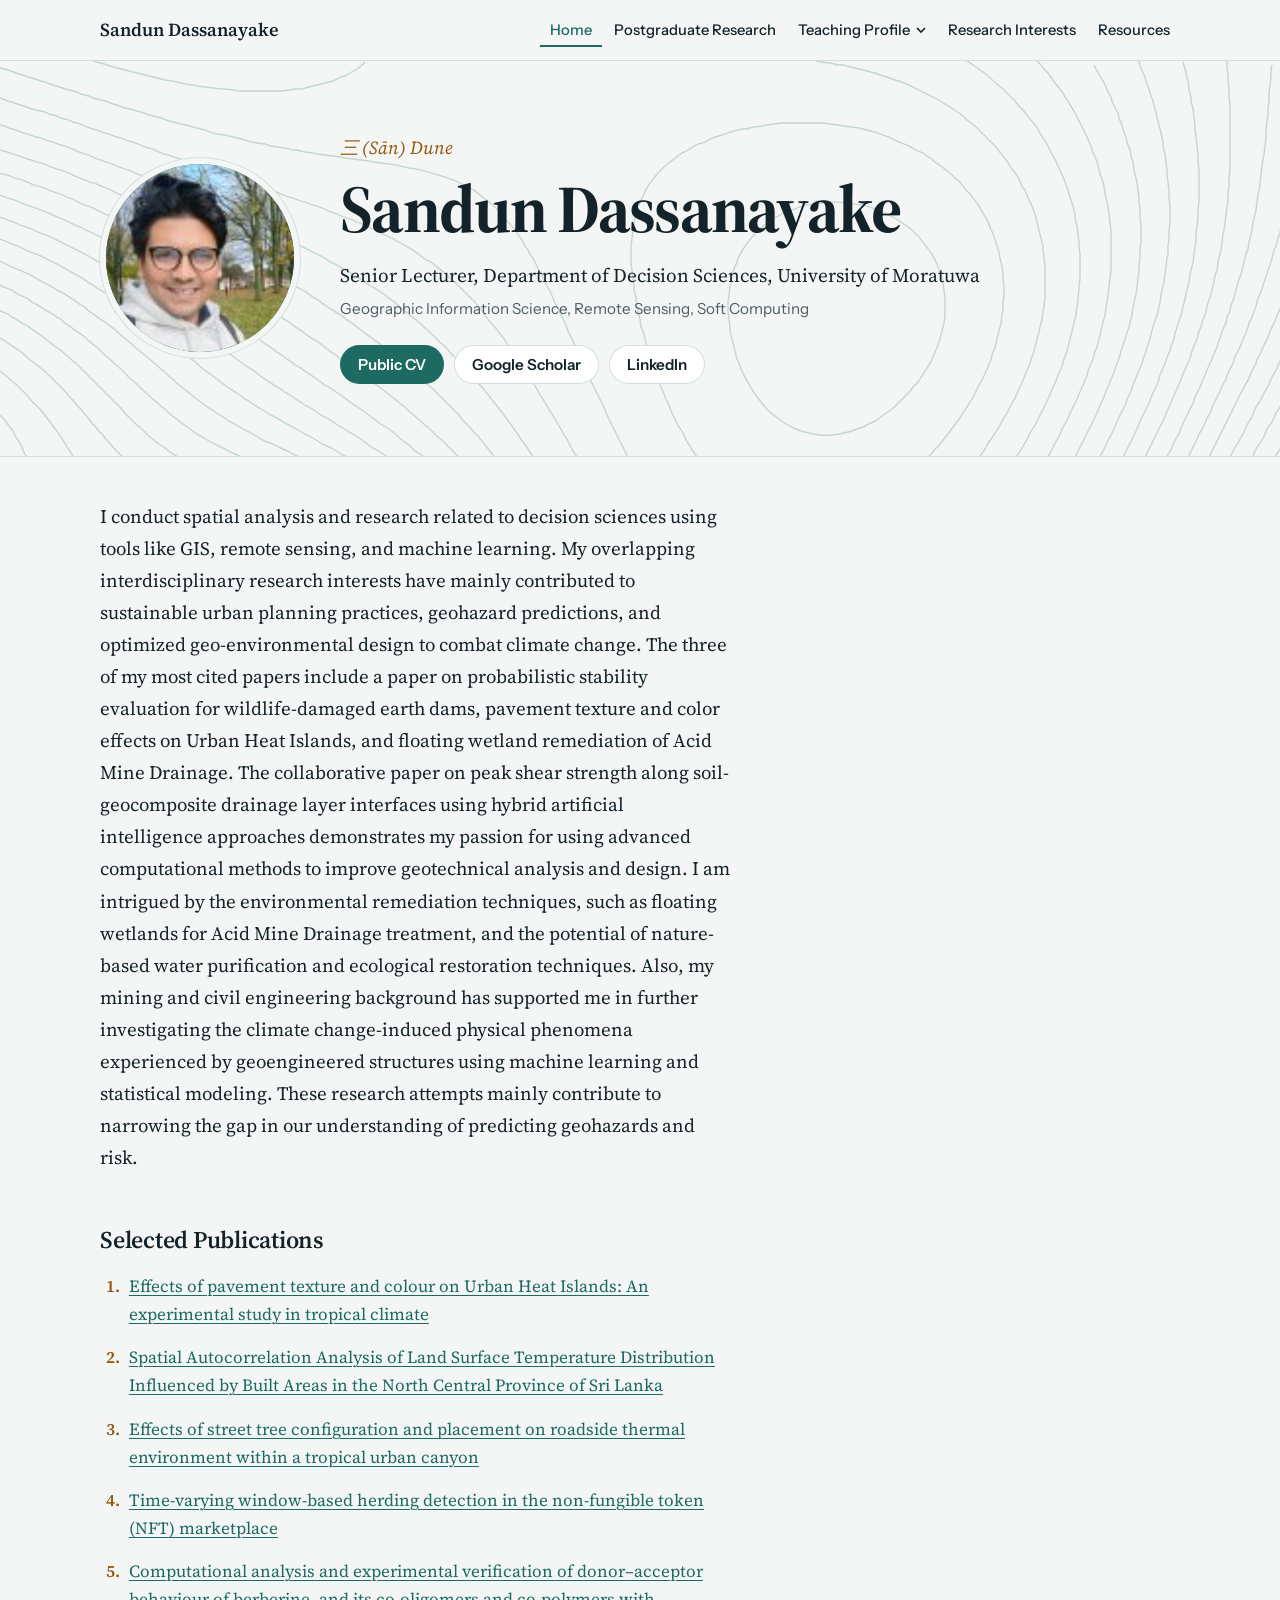
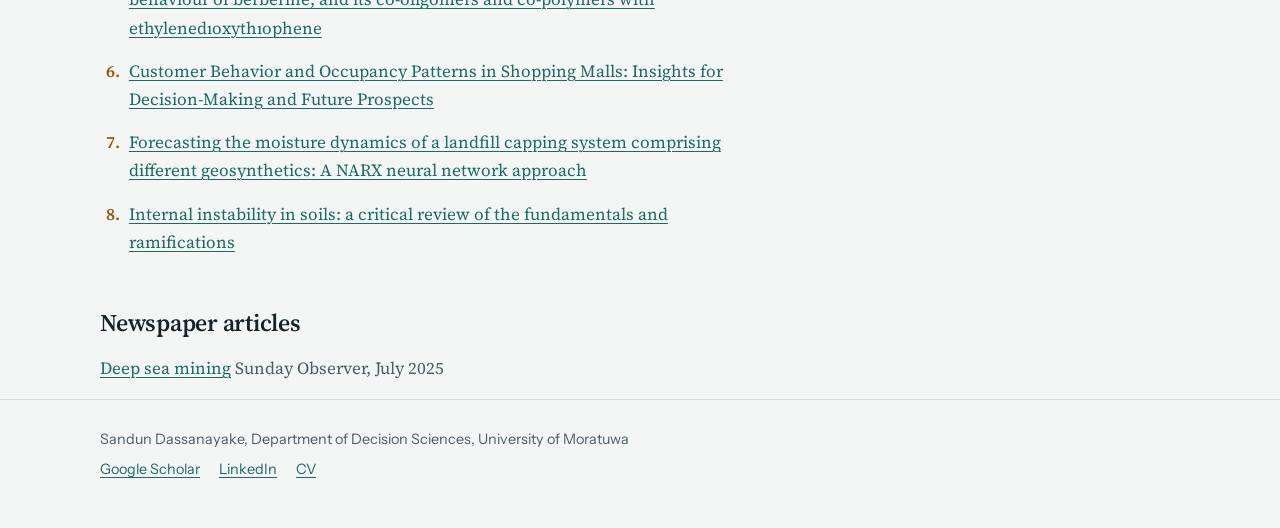
<file: index.html>
<!DOCTYPE html>
<html lang="en">
<head>
<meta charset="utf-8">
<meta name="viewport" content="width=device-width, initial-scale=1, viewport-fit=cover">
<title>Sandun Dassanayake</title>
<meta name="description" content="I conduct spatial analysis and research related to decision sciences using tools like GIS, remote sensing, and machine learning.">
<meta name="author" content="Sandun Dassanayake">
<meta property="og:title" content="Sandun Dassanayake">
<meta property="og:description" content="I conduct spatial analysis and research related to decision sciences using tools like GIS, remote sensing, and machine learning.">
<meta property="og:type" content="website">
<meta name="theme-color" content="#1c6a62">
<link rel="icon" href="assets/favicon.svg" type="image/svg+xml">
<link rel="preconnect" href="https://fonts.googleapis.com">
<link rel="preconnect" href="https://fonts.gstatic.com" crossorigin>
<link rel="stylesheet" href="https://fonts.googleapis.com/css2?family=Instrument+Sans:wght@400;500;600&family=Source+Serif+4:ital,opsz,wght@0,8..60,400;0,8..60,600;0,8..60,700;1,8..60,400&display=swap">
<link rel="stylesheet" href="assets/style.css">
<style>.contours{-webkit-mask-image:url(assets/contours.svg);mask-image:url(assets/contours.svg)}</style>
</head>
<body>
<a class="skip" href="#main">Skip to content</a>
<div class="topbar">
  <div class="wrap topbar-inner">
    <a class="brand" href="">Sandun Dassanayake</a>
    <button type="button" class="menu-btn" aria-expanded="false" aria-controls="site-nav">Menu</button>
    <nav id="site-nav" aria-label="Main">
      <ul class="nav">
        <li><a href="" aria-current="page">Home</a></li>
        <li><a href="postgraduate-research/">Postgraduate Research</a></li>
        <li class="group"><button type="button" class="group-btn" aria-expanded="false" aria-controls="sub2">Teaching Profile<svg aria-hidden="true" width="10" height="10" viewBox="0 0 10 10"><path d="M1 3l4 4 4-4" fill="none" stroke="currentColor" stroke-width="1.6"/></svg></button><ul class="sub" id="sub2"><li><a href="teaching-profile/undergraduate/">Undergraduate Teaching</a></li><li><a href="teaching-profile/postgraduate/">Postgraduate Teaching</a></li></ul></li>
        <li><a href="research-interests/">Research Interests</a></li>
        <li><a href="resources/">Resources</a></li>
      </ul>
    </nav>
  </div>
</div>
<header class="hero">
  <div class="contours" aria-hidden="true"></div>
  <div class="wrap hero-inner">
    <div class="portrait">
      <img src="assets/img/profile.jpg" alt="Sandun Dassanayake" width="200" height="200" onerror="this.remove()">
      <span aria-hidden="true">SD</span>
    </div>
    <div class="hero-text">
      <p class="pun" lang="zh-Latn">三 (Sān) Dune</p>
      <h1>Sandun Dassanayake</h1>
      <p class="role">Senior Lecturer, Department of Decision Sciences, University of Moratuwa</p>
      <p class="fields">Geographic Information Science, Remote Sensing, Soft Computing</p>
      <p class="links">
        <a class="btn" href="https://lms.uom.lk/mis_staff_attach/37870_CV.pdf">Public CV</a>
        <a class="btn ghost" href="https://scholar.google.com/citations?user=wcQt4V0AAAAJ&amp;hl=en">Google Scholar</a>
        <a class="btn ghost" href="https://www.linkedin.com/in/sandun-dassanayake/">LinkedIn</a>
      </p>
    </div>
  </div>
</header>
<main id="main" class="wrap">

<section class="prose lead-block">
  <p class="lead">I conduct spatial analysis and research related to decision sciences using tools like GIS, remote sensing, and machine learning. My overlapping interdisciplinary research interests have mainly contributed to sustainable urban planning practices, geohazard predictions, and optimized geo-environmental design to combat climate change. The three of my most cited papers include a paper on probabilistic stability evaluation for wildlife-damaged earth dams, pavement texture and color effects on Urban Heat Islands, and floating wetland remediation of Acid Mine Drainage. The collaborative paper on peak shear strength along soil-geocomposite drainage layer interfaces using hybrid artificial intelligence approaches demonstrates my passion for using advanced computational methods to improve geotechnical analysis and design. I am intrigued by the environmental remediation techniques, such as floating wetlands for Acid Mine Drainage treatment, and the potential of nature-based water purification and ecological restoration techniques. Also, my mining and civil engineering background has supported me in further investigating the climate change-induced physical phenomena experienced by geoengineered structures using machine learning and statistical modeling. These research attempts mainly contribute to narrowing the gap in our understanding of predicting geohazards and risk.</p>
</section>
<section class="prose" id="selected-publications">
  <h2>Selected Publications</h2>
  <ol class="pubs">
    <li><a href="https://doi.org/10.1016/j.uclim.2021.101024">Effects of pavement texture and colour on Urban Heat Islands: An experimental study in tropical climate</a></li><li><a href="https://ieeexplore.ieee.org/abstract/document/10688622">Spatial Autocorrelation Analysis of Land Surface Temperature Distribution Influenced by Built Areas in the North Central Province of Sri Lanka</a></li><li><a href="https://link.springer.com/article/10.1007/s00484-024-02653-1">Effects of street tree configuration and placement on roadside thermal environment within a tropical urban canyon</a></li><li><a href="https://www.emerald.com/insight/content/doi/10.1108/cfri-05-2023-0118/full/html">Time-varying window-based herding detection in the non-fungible token (NFT) marketplace</a></li><li><a href="https://www.nature.com/articles/s41598-023-47541-7">Computational analysis and experimental verification of donor–acceptor behaviour of berberine, and its co-oligomers and co-polymers with ethylenedıoxythıophene</a></li><li><a href="https://ieeexplore.ieee.org/abstract/document/10355495">Customer Behavior and Occupancy Patterns in Shopping Malls: Insights for Decision-Making and Future Prospects</a></li><li><a href="https://wrap.warwick.ac.uk/id/eprint/169137/1/WRAP-Forecasting-the-moisture-dynamics-of-a-landfill-capping-system-comprising-different-geosynthetics-a-NARX-neural-network-approach-Fowmes-2022.pdf">Forecasting the moisture dynamics of a landfill capping system comprising different geosynthetics: A NARX neural network approach</a></li><li><a href="https://wrap.warwick.ac.uk/id/eprint/158986/1/WRAP-internal-instability-in-soils-review-Fowmes-2021.pdf">Internal instability in soils: a critical review of the fundamentals and ramifications</a></li>
  </ol>
</section>
<section class="prose">
  <h2>Newspaper articles</h2>
  <p><a href="https://www.sundayobserver.lk/2025/07/13/education/56898/deep-sea-mining-financial-risks-could-derail-a-billion-dollar-industry/">Deep sea mining</a> <span class="muted">Sunday Observer, July 2025</span></p>
</section>
</main>
<footer class="site-foot">
  <div class="wrap">
    <p>Sandun Dassanayake, Department of Decision Sciences, University of Moratuwa</p>
    <p><a href="https://scholar.google.com/citations?user=wcQt4V0AAAAJ&amp;hl=en">Google Scholar</a> <a href="https://www.linkedin.com/in/sandun-dassanayake/">LinkedIn</a> <a href="https://lms.uom.lk/mis_staff_attach/37870_CV.pdf">CV</a></p>
  </div>
</footer>
<script src="assets/site.js"></script>
</body>
</html>
</file>
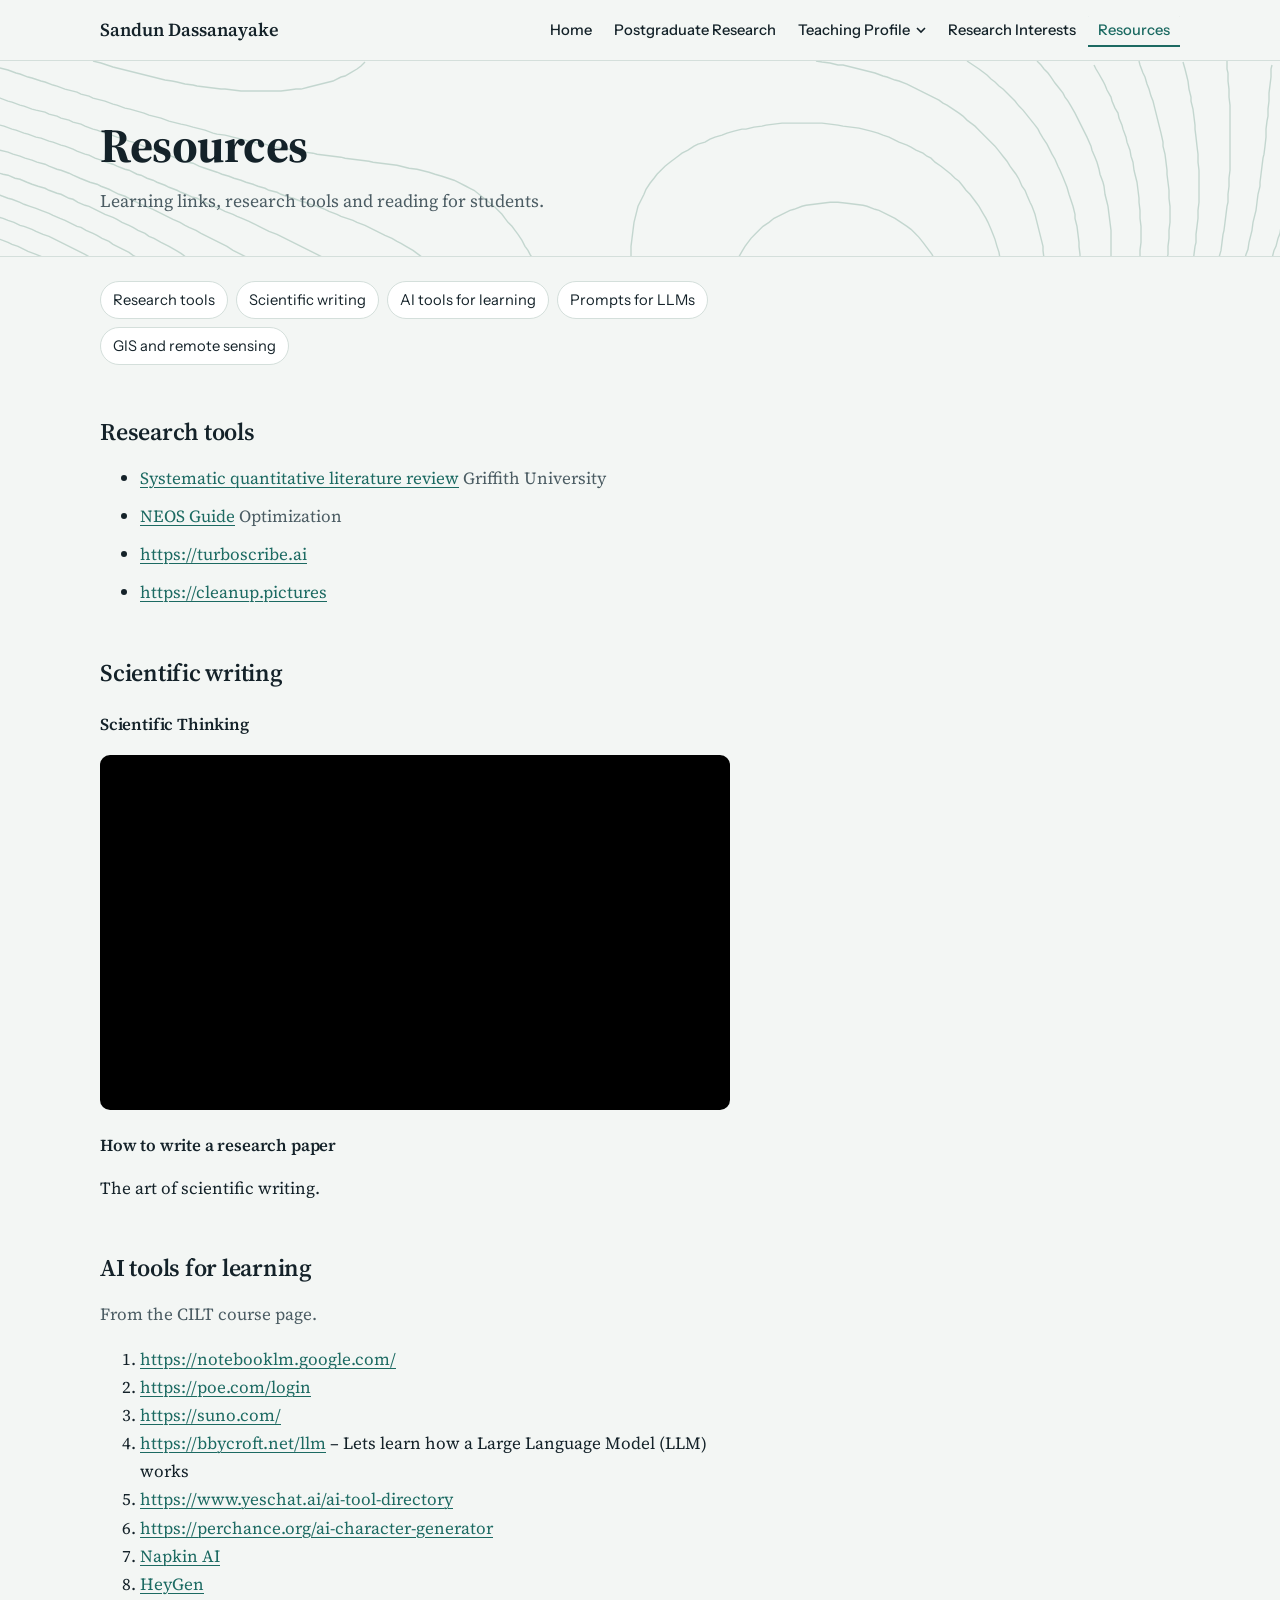
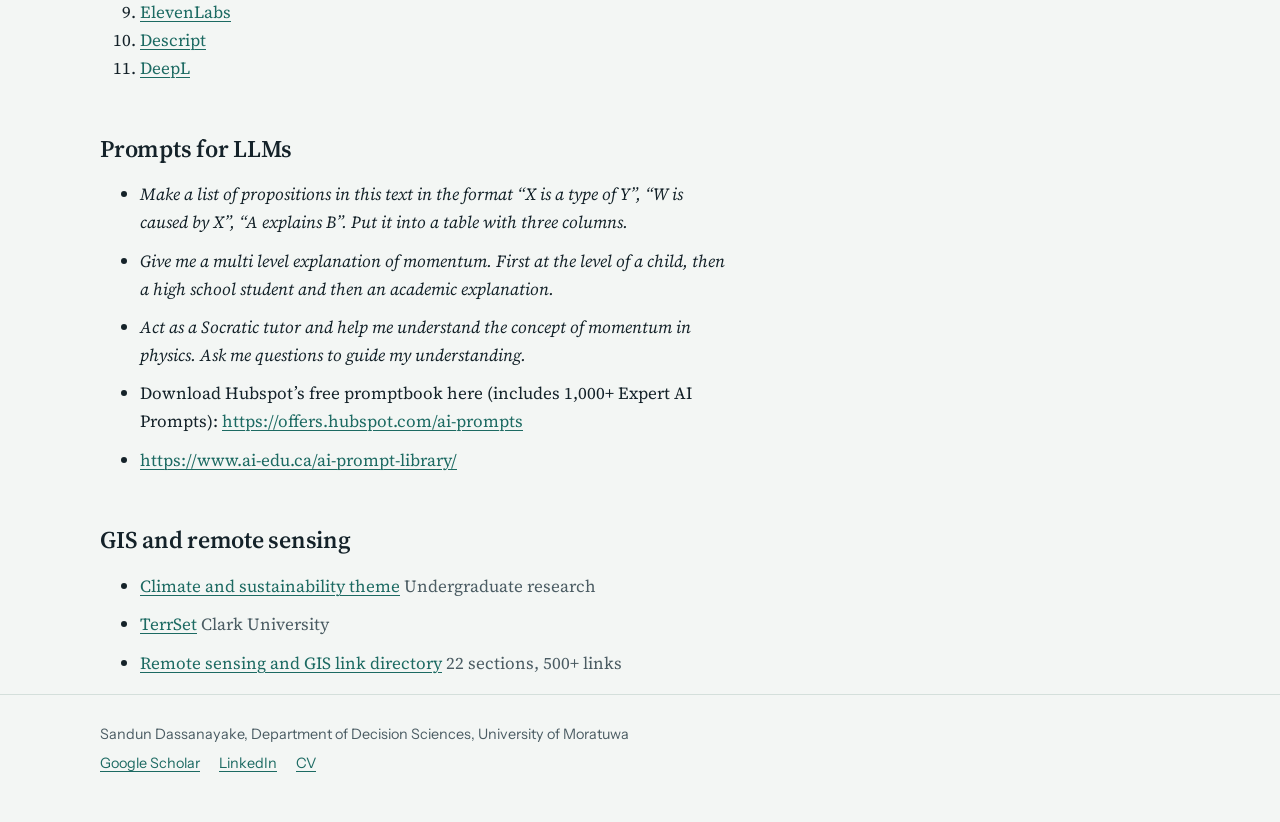
<file: resources/index.html>
<!DOCTYPE html>
<html lang="en">
<head>
<meta charset="utf-8">
<meta name="viewport" content="width=device-width, initial-scale=1, viewport-fit=cover">
<title>Resources | Sandun Dassanayake</title>
<meta name="description" content="Learning links, research tools and reading for students.">
<meta name="author" content="Sandun Dassanayake">
<meta property="og:title" content="Resources | Sandun Dassanayake">
<meta property="og:description" content="Learning links, research tools and reading for students.">
<meta property="og:type" content="website">
<meta name="theme-color" content="#1c6a62">
<link rel="icon" href="../assets/favicon.svg" type="image/svg+xml">
<link rel="preconnect" href="https://fonts.googleapis.com">
<link rel="preconnect" href="https://fonts.gstatic.com" crossorigin>
<link rel="stylesheet" href="https://fonts.googleapis.com/css2?family=Instrument+Sans:wght@400;500;600&family=Source+Serif+4:ital,opsz,wght@0,8..60,400;0,8..60,600;0,8..60,700;1,8..60,400&display=swap">
<link rel="stylesheet" href="../assets/style.css">
<style>.contours{-webkit-mask-image:url(../assets/contours.svg);mask-image:url(../assets/contours.svg)}</style>
</head>
<body>
<a class="skip" href="#main">Skip to content</a>
<div class="topbar">
  <div class="wrap topbar-inner">
    <a class="brand" href="../">Sandun Dassanayake</a>
    <button type="button" class="menu-btn" aria-expanded="false" aria-controls="site-nav">Menu</button>
    <nav id="site-nav" aria-label="Main">
      <ul class="nav">
        <li><a href="../">Home</a></li>
        <li><a href="../postgraduate-research/">Postgraduate Research</a></li>
        <li class="group"><button type="button" class="group-btn" aria-expanded="false" aria-controls="sub2">Teaching Profile<svg aria-hidden="true" width="10" height="10" viewBox="0 0 10 10"><path d="M1 3l4 4 4-4" fill="none" stroke="currentColor" stroke-width="1.6"/></svg></button><ul class="sub" id="sub2"><li><a href="../teaching-profile/undergraduate/">Undergraduate Teaching</a></li><li><a href="../teaching-profile/postgraduate/">Postgraduate Teaching</a></li></ul></li>
        <li><a href="../research-interests/">Research Interests</a></li>
        <li><a href="../resources/" aria-current="page">Resources</a></li>
      </ul>
    </nav>
  </div>
</div>
<header class="page-head"><div class="contours" aria-hidden="true"></div><div class="wrap"><h1>Resources</h1><p class="intro">Learning links, research tools and reading for students.</p></div></header>
<main id="main" class="wrap">

<section class="prose">
  <nav class="toc" aria-label="On this page"><a href="#research-tools">Research tools</a><a href="#scientific-writing">Scientific writing</a><a href="#ai-tools">AI tools for learning</a><a href="#prompts">Prompts for LLMs</a><a href="#gis-rs">GIS and remote sensing</a></nav>

  <h2 id="research-tools">Research tools</h2>
  <ul class="linklist">
    <li><a href="https://www.griffith.edu.au/griffith-sciences/school-environment-science/research/systematic-quantitative-literature-review">Systematic quantitative literature review</a> <span class="muted">Griffith University</span></li>
    <li><a href="https://neos-guide.org/guide/">NEOS Guide</a> <span class="muted">Optimization</span></li>
    <li><a href="https://turboscribe.ai">https://turboscribe.ai</a></li>
    <li><a href="https://cleanup.pictures">https://cleanup.pictures</a></li>
  </ul>

  <h2 id="scientific-writing">Scientific writing</h2>
  <h3>Scientific Thinking</h3>
  <div class="video"><iframe src="https://www.youtube-nocookie.com/embed/JPZCDTB_mSk" title="Scientific Thinking" loading="lazy" allow="accelerometer; encrypted-media; gyroscope; picture-in-picture; fullscreen" allowfullscreen></iframe></div>
  <h3>How to write a research paper</h3>
  <p>The art of scientific writing.</p>

  <h2 id="ai-tools">AI tools for learning</h2>
  <p class="muted">From the CILT course page.</p>
  <ol>
    <li><a href="https://notebooklm.google.com/">https://notebooklm.google.com/</a></li><li><a href="https://poe.com/login">https://poe.com/login</a></li><li><a href="https://suno.com/">https://suno.com/</a></li><li><a href="https://bbycroft.net/llm">https://bbycroft.net/llm</a> – Lets learn how a Large Language Model (LLM) works</li><li><a href="https://www.yeschat.ai/ai-tool-directory">https://www.yeschat.ai/ai-tool-directory</a></li><li><a href="https://perchance.org/ai-character-generator">https://perchance.org/ai-character-generator</a></li><li><a href="https://www.napkin.ai/">Napkin AI</a></li><li><a href="https://www.heygen.com/">HeyGen</a></li><li><a href="https://elevenlabs.io/">ElevenLabs</a></li><li><a href="https://www.descript.com/">Descript</a></li><li><a href="https://www.deepl.com/">DeepL</a></li>
  </ol>

  <h2 id="prompts">Prompts for LLMs</h2>
  <ul class="prompts">
    <li><q>Make a list of propositions in this text in the format “X is a type of Y”, “W is caused by X”, “A explains B”. Put it into a table with three columns.</q></li>
    <li><q>Give me a multi level explanation of momentum. First at the level of a child, then a high school student and then an academic explanation.</q></li>
    <li><q>Act as a Socratic tutor and help me understand the concept of momentum in physics. Ask me questions to guide my understanding.</q></li>
    <li>Download Hubspot’s free promptbook here (includes 1,000+ Expert AI Prompts): <a href="https://offers.hubspot.com/ai-prompts">https://offers.hubspot.com/ai-prompts</a></li>
    <li><a href="https://www.ai-edu.ca/ai-prompt-library/">https://www.ai-edu.ca/ai-prompt-library/</a></li>
  </ul>

  <h2 id="gis-rs">GIS and remote sensing</h2>
  <ul class="linklist">
    <li><a href="https://sites.google.com/view/climate-and-sustainability-ds/home">Climate and sustainability theme</a> <span class="muted">Undergraduate research</span></li>
    <li><a href="https://www.clarku.edu/centers/geospatial-analytics/terrset/">TerrSet</a> <span class="muted">Clark University</span></li>
    <li><a href="remote-sensing-gis-directory/">Remote sensing and GIS link directory</a> <span class="muted">22 sections, 500+ links</span></li>
  </ul>
</section>
</main>
<footer class="site-foot">
  <div class="wrap">
    <p>Sandun Dassanayake, Department of Decision Sciences, University of Moratuwa</p>
    <p><a href="https://scholar.google.com/citations?user=wcQt4V0AAAAJ&amp;hl=en">Google Scholar</a> <a href="https://www.linkedin.com/in/sandun-dassanayake/">LinkedIn</a> <a href="https://lms.uom.lk/mis_staff_attach/37870_CV.pdf">CV</a></p>
  </div>
</footer>
<script src="../assets/site.js"></script>
</body>
</html>
</file>
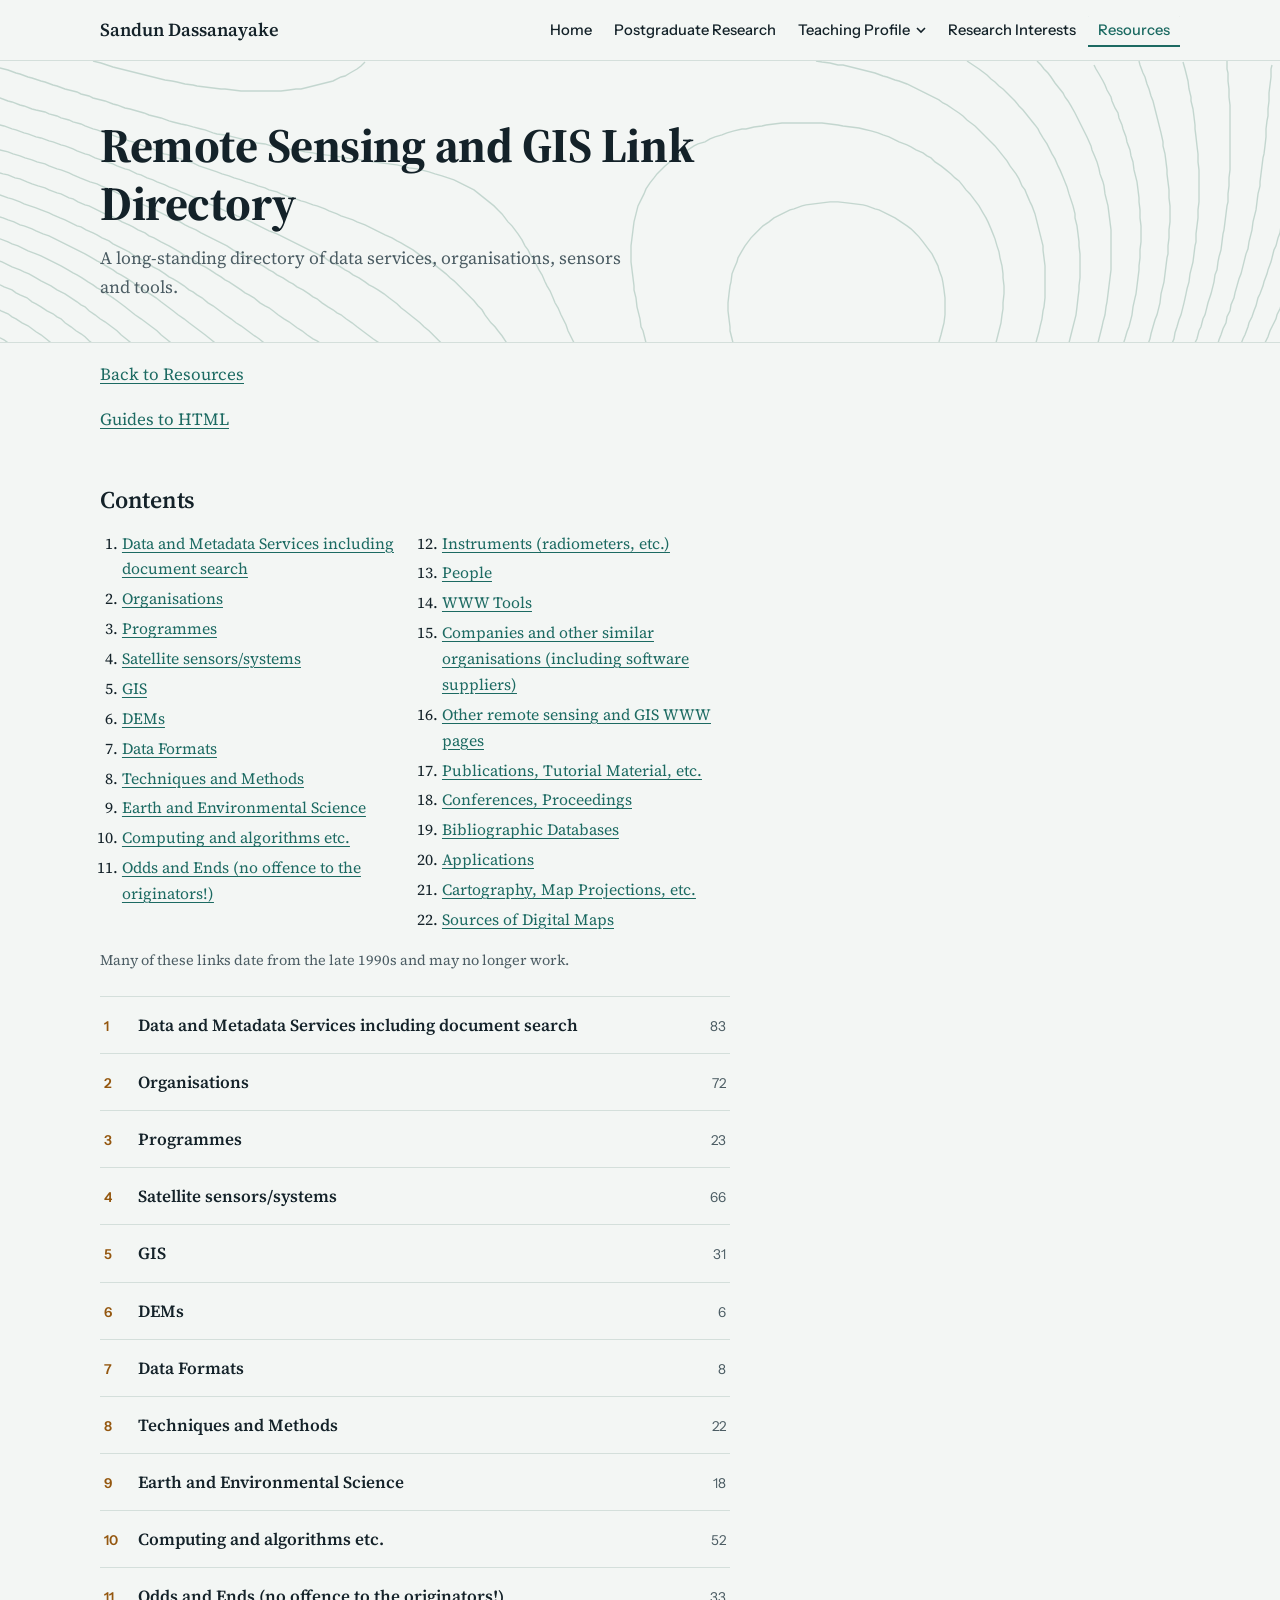
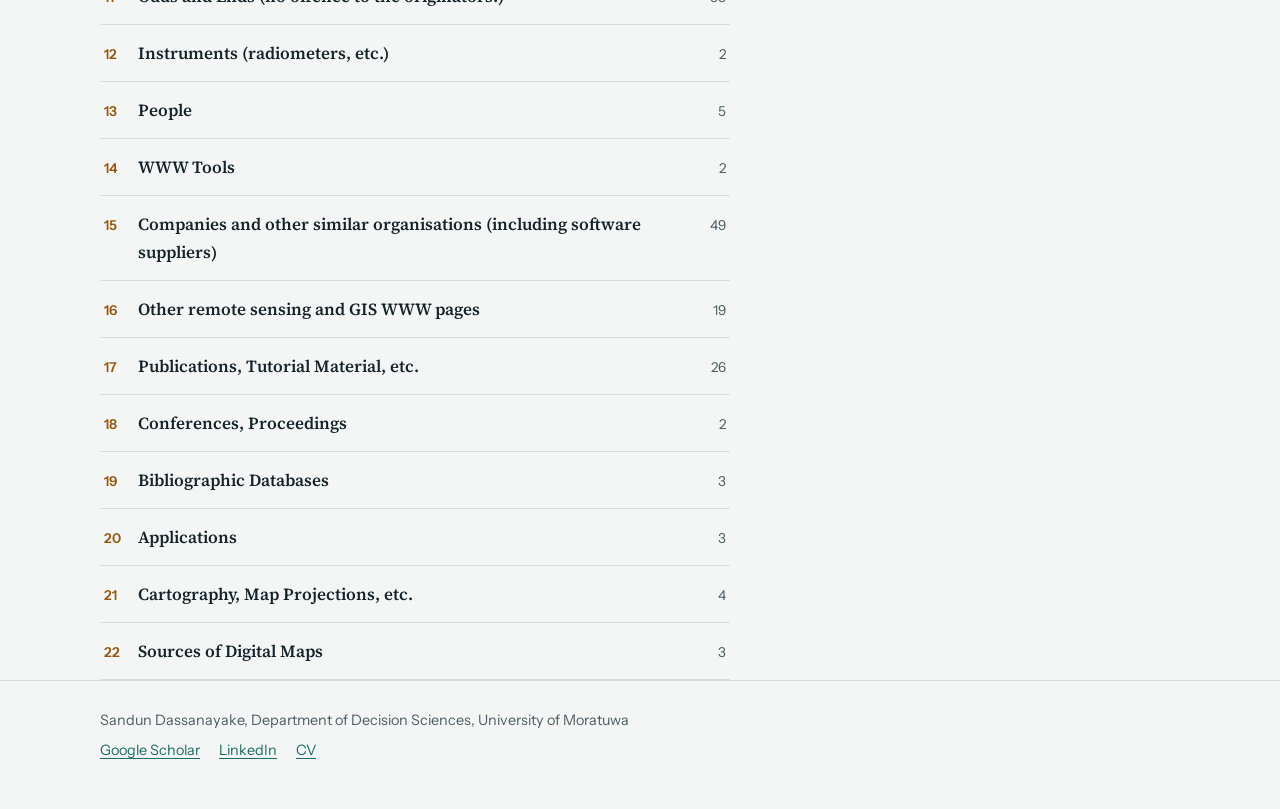
<file: resources/remote-sensing-gis-directory/index.html>
<!DOCTYPE html>
<html lang="en">
<head>
<meta charset="utf-8">
<meta name="viewport" content="width=device-width, initial-scale=1, viewport-fit=cover">
<title>Remote Sensing and GIS Link Directory | Sandun Dassanayake</title>
<meta name="description" content="A directory of remote sensing and GIS links.">
<meta name="author" content="Sandun Dassanayake">
<meta property="og:title" content="Remote Sensing and GIS Link Directory | Sandun Dassanayake">
<meta property="og:description" content="A directory of remote sensing and GIS links.">
<meta property="og:type" content="website">
<meta name="theme-color" content="#1c6a62">
<link rel="icon" href="../../assets/favicon.svg" type="image/svg+xml">
<link rel="preconnect" href="https://fonts.googleapis.com">
<link rel="preconnect" href="https://fonts.gstatic.com" crossorigin>
<link rel="stylesheet" href="https://fonts.googleapis.com/css2?family=Instrument+Sans:wght@400;500;600&family=Source+Serif+4:ital,opsz,wght@0,8..60,400;0,8..60,600;0,8..60,700;1,8..60,400&display=swap">
<link rel="stylesheet" href="../../assets/style.css">
<style>.contours{-webkit-mask-image:url(../../assets/contours.svg);mask-image:url(../../assets/contours.svg)}</style>
</head>
<body>
<a class="skip" href="#main">Skip to content</a>
<div class="topbar">
  <div class="wrap topbar-inner">
    <a class="brand" href="../../">Sandun Dassanayake</a>
    <button type="button" class="menu-btn" aria-expanded="false" aria-controls="site-nav">Menu</button>
    <nav id="site-nav" aria-label="Main">
      <ul class="nav">
        <li><a href="../../">Home</a></li>
        <li><a href="../../postgraduate-research/">Postgraduate Research</a></li>
        <li class="group"><button type="button" class="group-btn" aria-expanded="false" aria-controls="sub2">Teaching Profile<svg aria-hidden="true" width="10" height="10" viewBox="0 0 10 10"><path d="M1 3l4 4 4-4" fill="none" stroke="currentColor" stroke-width="1.6"/></svg></button><ul class="sub" id="sub2"><li><a href="../../teaching-profile/undergraduate/">Undergraduate Teaching</a></li><li><a href="../../teaching-profile/postgraduate/">Postgraduate Teaching</a></li></ul></li>
        <li><a href="../../research-interests/">Research Interests</a></li>
        <li><a href="../../resources/" aria-current="page">Resources</a></li>
      </ul>
    </nav>
  </div>
</div>
<header class="page-head"><div class="contours" aria-hidden="true"></div><div class="wrap"><h1>Remote Sensing and GIS Link Directory</h1><p class="intro">A long-standing directory of data services, organisations, sensors and tools.</p></div></header>
<main id="main" class="wrap">

<section class="prose">
  <p><a href="../">Back to Resources</a></p>
  <p><a href="http://info.med.yale.edu/caim/manual/">Guides to HTML</a></p>
  <h2>Contents</h2>
  <ol class="toc-list"><li><a href="#s1">Data and Metadata Services including document search</a></li><li><a href="#s2">Organisations</a></li><li><a href="#s3">Programmes</a></li><li><a href="#s4">Satellite sensors/systems</a></li><li><a href="#s5">GIS</a></li><li><a href="#s6">DEMs</a></li><li><a href="#s7">Data Formats</a></li><li><a href="#s8">Techniques and Methods</a></li><li><a href="#s9">Earth and Environmental Science</a></li><li><a href="#s10">Computing and algorithms etc.</a></li><li><a href="#s11">Odds and Ends (no offence to the originators!)</a></li><li><a href="#s12">Instruments (radiometers, etc.)</a></li><li><a href="#s13">People</a></li><li><a href="#s14">WWW Tools</a></li><li><a href="#s15">Companies and other similar organisations (including software suppliers)</a></li><li><a href="#s16">Other remote sensing and GIS WWW pages</a></li><li><a href="#s17">Publications, Tutorial Material, etc.</a></li><li><a href="#s18">Conferences, Proceedings</a></li><li><a href="#s19">Bibliographic Databases</a></li><li><a href="#s20">Applications</a></li><li><a href="#s21">Cartography, Map Projections, etc.</a></li><li><a href="#s22">Sources of Digital Maps</a></li></ol>
  <p class="muted small">Many of these links date from the late 1990s and may no longer work.</p>
  <div class="linksets">
  <details class="linkset" id="s1">
    <summary><span class="n">1</span> Data and Metadata Services including document search <span class="count">83</span></summary>
    <ul><li><a href="http://southport.jpl.nasa.gov/tempamazon/help1.html">Amazon Basin image browser from JPL - worth a look</a></li><li><a href="http://www.auslig.gov.au">Australian (ACRES) Digital Catalogue</a></li><li><a href="http://makalu.jpl.nasa.gov/aviris.html">AVIRIS Data Facility at JPL</a></li><li><a href="http://makalu.jpl.nasa.gov/html/pub.html">AVIRIS ftp site - quicklooks, calibration data etc.</a></li><li><a href="http://www.edv.agrar.tu-muenchen.de/fam/tpe3.2_3.3/ais/titel.html">Agro-ecological Information System, Technical Univ. of Munich</a></li><li><a href="http://www.asf.alaska.edu">Alaska SAR facility</a></li><li><a href="http://www.auslig.gov.au/welcome.htm">Australia Survey &amp; Land Information Group</a></li><li><a href="http://edcwww.cr.usgs.gov/landdaac/1KM/1kmhomepage.html">AVHRR 1km Dataset Project</a></li><li><a href="http://edcwww.cr.usgs.gov/landdaac/1KM/comp10d.html">AVHRR Global 10-day composites (ftp access)</a></li><li><a href="http://www.badc.rl.ac.uk/">BritishAtmospheric Data Centre, Rutherford-Appleton Laboratory (RAL)</a></li><li><a href="http://www.blm.gov/gis/metadata.html">US Bureau of Land Management Metadata Service</a></li><li><a href="http://www-nais.ccm.emr.ca/">Canadian National Atlas Information Service</a></li><li><a href="http://ceo-www.jrc.it/">Centre for Earth Observation, CEO</a></li><li><a href="http://ewse.ceo.org/">CEO European Wide Service Exchange - free text search engine</a></li><li><a href="http://cils.dlr.de/">CEOS Information Locator Service</a></li><li><a href="http://www.smithsys.co.uk/yp">CEOS WGISS Yellow Pages - Excellent tutorial guide and links to sensor details etc.</a></li><li><a href="http://www.neonet.nl/ceos-idn/index.html">CEOS Search Engine - access to data providers, etc. etc.</a></li><li><a href="http://www.ifremer.fr/cersat/english/index.html">CERSAT - French Processing and Archive Facility for ERS-1 and -2 products/software</a></li><li><a href="http://ewse.ceo.org/anonymous/ims/gate.pl">CINTEX (CEOS Catalogue Interoperability) - links to EO catalogues incl. EOSDIS. This is the CEO node</a></li><li><a href="http://ceos.esrin.esa.it/">Committee on Earth Observation Satellites, CEOS</a></li><li><a href="http://infoserver.ciesin.org/">CIESIN: Consortium for International Earth Science Information Network</a></li><li><a href="http://wwwgateway.ciesin.org">CIESIN (see above) New WWW Gateway for free text search</a></li><li><a href="http://www.eds.dofn.de/geoids/geoids/owa/FRAMESET.frameset1">Dornier (Germany) GEOIDS - Geographical Data Warehouse (Munich, L. Constance areas) - Free!</a></li><li><a href="http://www.sat.dundee.ac.uk/">Dundee QuickLook browser for AVHRR archive</a></li><li><a href="http://www.geo.ulg.ac.be/Eduspot/">EDUSPOT - educational service giving access to SPOT quicklooks etc</a></li><li><a href="http://enrm.ceo.org">Environment &amp; Natural Resources Monitoring (G7): searchable database</a></li><li><a href="http://harp.gsfc.nasa.gov/~imswww/pub/imswelcome">EOSDIS V0 WWW Gateway - links to 9 NASA Data Centres</a></li><li><a href="http://www-v0ims.gsfc.nasa.gov/v0ims">EOSDIS V0 Earth Science Information Management System</a></li><li><a href="http://spsosun.gsfc.nasa.gov/ESDIShome.html">EOSDIS/ESDIS Home Page</a></li><li><a href="http://www-v0ims.gsfc.nasa.gov/v0ims/eosdis_home.html/">EOSDIS Version 0 IMS Home Page</a></li><li><a href="http://edcwww.cr.usgs.gov/eros-home.html">EROS Data Center</a></li><li><a href="http://services.esrin.esa.it/">ESA-ESRIN User Services</a></li><li><a href="http://gds.esrin.esa.it:80/">ESA Earth Observation Guide and Directory Service</a></li><li><a href="http://www.eumetsat.de/">EUMETSAT&#x27;s home page</a></li><li><a href="http://www.eurimage.it/">Eurimage catalogue/browser</a></li><li><a href="http://www.geo.unizh.ch/~sandi/BRDF/">FIGOS/EGO Hyperspectral BDRF Database</a></li><li><a href="http://www.nls.fi/index_e.html">Finnish National Land Survey</a></li><li><a href="http://www.meteo.fr/temps">French meteorological service (Meteo France) - European weather forecasts</a></li><li><a href="http://www.meteo.fr/tpsreel/e_tpsre.html">French Meteorological Service - Meteosat images</a></li><li><a href="http://www.icair.iac.org.nz/">Gateway to Antarctica - Home Page</a></li><li><a href="http://www.gcdis.usgcrp.gov/">GCDIS Homepage</a></li><li><a href="http://daac.gsfc.nasa.gov/CAMPAIGN_DOCS/LAND_BIO/GLBDST_main.html">Global Land Biosphere Data and Resources (NASA Goddard SFC)</a></li><li><a href="http://www.imagenet.com/">Imagenet: Graphical interface to satellite imagery, air photos and other geospatial data</a></li><li><a href="http://www.grida.no/add/add.htm">International Arctic Environmental Data Directory</a></li><li><a href="http://shark1.esrin.esa.it/">Ionia 1 km AVHRR Global Land Data Set Net-Browser</a></li><li><a href="http://pid.da.op.dlr.de/ISIS/Intro.html">ISIS - the DLR Intelligent Satellite Information System</a></li><li><a href="http://www.eoc.nasda.go.jp/guide/">Japanese (NASDA) Earth Observation Center - TRMM and ADEOS data (EOIS)</a></li><li><a href="http://www.gsi-mc.go.jp/">Japanese Geographical Survey Institute</a></li><li><a href="http://asterweb.jpl.nasa.gov/speclib/">JPL&#x27;s ASTER Digital Spectral Library (JPL/Johns Hopkins University)</a></li><li><a href="http://podaac.jpl.nasa.gov/">JPL Pysical Oceeanography DAAC (Distributed Active Archive Centre)</a></li><li><a href="http://cs6400.mcc.ac.uk/kinds/">Knowledge-based Interface to National Data Sets (Spatial Data about the United Kingdom)</a></li><li>Lakes - the MSSL-WCMC-UNEP Global Lake and Catchment Conservation Database (Mullard Space Science Laboratory)</li><li><a href="http://midas.ac.uk/maps/landsat/">MIDAS (UK)Landsat Sattellite Images - The UK from Space</a></li><li><a href="http://mojave.army.mil">Mojave Server: TM images, topo, hydological datasets and bibliography for Mojave Desert area</a></li><li><a href="http://midas.ac.uk/">MIDAS (Manchester Information Datasets and Associated Services)</a></li><li><a href="http://geochange.er.usgs.gov/pub/magsst/magsst.html">Modern Average Global Sea-Surface Temperature</a></li><li><a href="http://www-nsidc.colorado.edu/NASA/GUIDE/">National Snow and Ice Data Center, Colorado</a></li><li><a href="http://starsky.hitc.com/earth/earth.html">NASA Earth Pages</a></li><li><a href="http://gcmd.gsfc.nasa.gov/">NASA GLOBAL CHANGE MASTER DIRECTORY</a></li><li><a href="http://spacelink.msfc.nasa.gov/home.index.html">NASA Spacelink</a></li><li><a href="http://observe.ivv.nasa.gov/nasa/education/tools/stepby/archive.html">NASA Observatorium FREE Landsat TM data sets</a></li><li><a href="http://techreports.larc.nasa.gov/cgi-bin/NTRS">NASA Technical Reports Server - NTRS - searches NASA database for technical reports, conference proceedings etc.</a></li><li><a href="http://xtreme.gsfc.nasa.gov/pathfinder/">NASA-NOAA Pathfinder Data Sets</a></li><li><a href="http://neonet.nlr.nl/">NEONET (Netherlands Earth Observation Network)</a></li><li><a href="http://sst-www.jpl.nasa.gov/">NOAA/NASA AVHRR Oceans Pathfinder Home Page</a></li><li><a href="http://www.ngdc.noaa.gov/mgg/announcements/announce_predict.html">NOAA National Geophysical Data Center - Global Sea Floor Topography from Satellite Altimetry</a></li><li><a href="http://www-eosdis.ornl.gov/">Oak Ridge DAAC for Biogeochemical Dynamics</a></li><li><a href="http://podaac-www.jpl.nasa.gov/sst/">Oceanography Distributed Active Archive Center (JPL)(Sea Surface Temperature data sets)</a></li><li><a href="http://www.ordsvy.gov.uk/">Ordnance Survey of Great Britain</a></li><li><a href="http://www.campus.bt.com/CampusWorld/pub/OS/">Ordnance Survey CampusWorld</a></li><li><a href="http://www.spotimage.fr/">SPOT Image</a></li><li><a href="http://topex-www.jpl.nasa.gov/">TOPEX/Poseidon: Oceans and Climate from Space</a></li><li><a href="http://www.tss.no/">Tromsø Satellite Receiving Station, Norway</a></li><li><a href="http://pathfinder-www.sr.unh.edu/pathfinder/index.html">Tropical Forest Inventory Project (NASA MTPE/EOS), Univ. of New Hampshire/Maryland) (Data sets available)</a></li><li><a href="http://www.ngdf.org.uk/uksgb/homepage.htm">UK Standard Geographic Base (UKSGB): Details of data sets for Great Britain and Northern Ireland</a></li><li><a href="http://www-nmd.usgs.gov/">US Geological Survey</a></li><li><a href="http://www.gcrio.org/">US Global Change Research Office - lots of interesting links</a></li><li><a href="http://edcwww.cr.usgs.gov/earthshots/slow/tableofcontents">USGS Earthshots - useful data sets for teaching</a></li><li><a href="http://speclab.cr.usgs.gov/index.html">USGS Imaging Spectroscopy Lab, including Digital Spectral Library</a></li><li><a href="http://edcwww.cr.usgs.gov/doc/edchome/world/wdcguide.html">World Data Center A for Remote Sensing Land Data</a></li><li><a href="http://www.muscat.co.uk/ccdp/spri/wdccg.html">World Data Center C (Glaciology)</a></li><li><a href="http://cdiac.esd.ornl.gov/">World Data Center A: Atmospheric Trace Gases (Oak Ridge Nat. Lab.)</a></li><li><a href="http://stormy.geology.yale.edu/ceo.html">Yale University Center for Earth Observation - data set archive (TM, MSS, AVHRR etc.)</a></li></ul>
  </details>
  <details class="linkset" id="s2">
    <summary><span class="n">2</span> Organisations <span class="count">72</span></summary>
    <ul><li><a href="http://www.acrso.ns.ca">Alliance for Marine Remote Sensing</a></li><li><a href="http://big.stpt.usf.edu/~asprs/index.html">ASPRS WWW Server for GIS and Remote Sensing Information</a></li><li><a href="http://www.nerc-bas.ac.uk/">British Antarctic Survey</a></li><li><a href="http://www.nerc-keyworth.ac.uk/bgs/">British Geological Survey</a></li><li><a href="http://portico.bl.uk/">British Library Portico Home Page</a></li><li><a href="http://www.open.gov.uk/bnsc/bnschome.htm">British National Space Centre</a></li><li><a href="http://www-bprc.mps.ohio-state.edu/">Byrd Polar Research Center, Ohio State University</a></li><li><a href="http://www.odci.gov/cia/">(US) Central Intelligence Agency a.k.a. CIA</a></li><li><a href="http://www.ccrs.nrcan.gc.ca/ccrs/homepg.pl?e">Canada Centre for Remote Sensing Home Page</a></li><li><a href="http://www.ccrs.nrcan.gc.ca/">CCRS (Canada Centre for Remote Sensing)</a></li><li><a href="http://www.ists.ca/Welcome.html">Canadian Institute of Space &amp; Terrestrial Science</a></li><li><a href="http://maps.nrcan.gc.ca/main_e.html">Canadian Centre for Topographic Information - Canada&#x27;s National Mapping Agency, including material on photogrammetry</a></li><li><a href="http://jupiter.ensmp.fr/HomePageEnglish.html">Centre de Geostatistique, Ecole des Mines, Fontainebleu - Geostatistics links</a></li><li><a href="http://nic.fb4.noaa.gov/">Climate Prediction Center</a></li><li><a href="http://www.syd.dem.csiro.au/research/MMTG/">CSIRO Mineral Mapping Technologies Group (Australia). Spectrometry, ARIES hyperspectral project</a></li><li><a href="http://dutlru8.lr.tudelft.nl/">Delft Univ. of Technology/Space Research &amp; Technology (altimetry, orbits, GPS)</a></li><li><a href="http://isis.dlr.de/">DFD/DLR: German Space Centre</a></li><li><a href="http://www.dundee.ac.uk/dcczr/">Dundee Centre for Coastal Zone Research</a></li><li><a href="http://www.nerc-essc.ac.uk/">ESSC - Environmental Systems Science Centre, University of Reading, UK</a></li><li><a href="http://www.spaceimage.com/indexJS11.html">EOSAT (a.k.a. Space Imaging EOSAT) Home Page</a></li><li><a href="http://www.cordis.lu/">European Commission CORDIS Home Page</a></li><li><a href="http://intwww.eea.dk/">European Environmental Agency home page</a></li><li><a href="http://www.esf.org">European Science Foundation</a></li><li><a href="http://www.esrin.esa.it/htdocs/esa/esa.html">European Space Agency</a></li><li><a href="http://www.fas.org/index.html">Federation of American Scientists -peace &amp; security; military intelligence photographs etc</a></li><li><a href="http://www.gdta.fr">GDTA - Training courses in remote sensing and GIS (French, Spanish and English)</a></li><li><a href="http://www.geodata.soton.ac.uk">Geodata Unit, University of Southampton, UK</a></li><li><a href="http://www.dkrz.de/">German Climate Computing Centre</a></li><li><a href="http://www.meto.gov.uk/sec5/sec5pg1.html">Hadley Centre for Climate Prediction and Research (UK Met OFFice)</a></li><li><a href="http://www.ign.fr/">Institute Geographique Nationale, IGN</a></li><li><a href="http://www.nmw.ac.uk:80/ite/">Institute of Terrestrial Ecology</a></li><li><a href="http://www.unep.ch/ipcc/ipcc-0.html">Intergovernmental Panel on Climate Change (IPCC)</a></li><li><a href="http://www.helsinki.fi/science/igu/html/english_index.html">InternationalGeographical Union, including Geobase</a></li><li><a href="http://www.ioccg.org/ioccg.html">IOCCG - International Ocean Colour Coordinating Group</a></li><li><a href="http://www.geod.ethz.ch/isprs/">ISPRS (International Society for Photogrammetry and Remote Sensing)</a></li><li><a href="http://www.asi.it/">Italian Space Agency</a></li><li><a href="http://www.jrc.org/">Joint Research Centre (JRC), Ispra, Italy</a></li><li><a href="http://ltpwww.gsfc.nasa.gov/">Laboratory for Terrestrial Physics - Goddard SFC. Excellent source of info on physical aspects of remote sensing</a></li><li><a href="http://www.le.ac.uk/physics/research/eos/">Leicester University, UK, Earth Observation Science page</a></li><li><a href="http://www.leverhulme.org.uk/">Leverhulme Trust Home Page</a></li><li><a href="http://www.mcc.ac.uk/">Manchester Computing Centre Home Page</a></li><li><a href="http://mssla3.mssl.ucl.ac.uk/">Mullard Space Science Laboratory, University College, London, Home Page</a></li><li>NASA Goddard Spaceflight Center</li><li><a href="http://www.jpl.nasa.gov/">NASA Jet Propulsion Laboratory</a></li><li><a href="http://observe.ivv.nasa.gov">NASA Observatorium - lots of info, free TM images and software</a></li><li><a href="http://www.nrsc.no:8001/">Nansen Environmental &amp; Remote Sensing Centre, Bergen, Norway</a></li><li><a href="http://hdsn.eoc.nasda.go.jp/guide/guide/">NASDA English Home Page</a></li><li><a href="http://www.nrsc.co.uk/">National Remote Sensing Centre, Farnborough, UK</a></li><li><a href="http://www.nerc.ac.uk/">Natural Environment Research Council</a></li><li><a href="http://www.sron.ruu.nl/general/divisions/eos/">Netherlands Space Research Organisation. Links to other sites, details of ongoing research</a></li><li><a href="http://orbit-net.nesdis.noaa.gov:80/ora/">NOAA_NESDIS Office of Research &amp; Applications Home Page</a></li><li><a href="http://www.npolar.no">Norsk Polarinstitutt</a></li><li><a href="http://www.spacecentre.no">Norwegian Space Centre</a></li><li><a href="http://www.nuffield.org/">Nuffield Foundation - research grants</a></li><li><a href="http://iplab2out.sdstate.edu/">Image Processing Lab. S. DakotaState University - research on Landsat, AVHRR, etc.</a></li><li><a href="http://www.sac.co.za/">Space Applications Centre, South Africa</a></li><li><a href="http://www.ssec.wisc.edu/">Space Science and Engineering Center, Univ of Wisconsin</a></li><li><a href="http://smis.iki.rssi.ru/">Space Monitoring Support Lab, Russia</a></li><li><a href="http://www.uli.se/">Swedish Development Council for Land Information - sister organisation of AGI</a></li><li><a href="http://www.lm.se">Swedish Land Survey</a></li><li><a href="http://www.ssc.se/">Swedish Space Corporation home page</a></li><li><a href="http://www.geog.nottingham.ac.uk/">The Department of Geography at The University of Nottingham</a></li><li><a href="http://www.nmw.ac.uk/ecn/">UK Environmental Change Network</a></li><li><a href="http://www.meto.gov.uk/home.html">UK Meteorological Office</a></li><li><a href="http://www.geo.unizh.ch/rsl/about.html">University of Zurich Remote Sensing Laboratory - SAR interferometry, visualisation, classification .....</a></li><li><a href="http://www.usgs.gov">US Geological Survey</a></li><li><a href="http://mapping.usgs.gov/www/html/2nmpgds.html">US Geological Survey - National Mapping &amp; Geospatial Data Standards, incl. DLG</a></li><li><a href="http://www.gcrio.org/">US Global Change Research Information Office</a></li><li><a href="http://www.frw.ruu.nl/">Utrecht - Faculty of Geographical Sciences, Utrecht University, The Netherlands</a></li><li><a href="http://www.vtt.fi/aut/rs/">VTT Automation - lots of remote sensing information including a virtual library</a></li><li><a href="http://www.wcmc.org.uk/">World Conservation Monitoring Centre</a></li><li><a href="http://www.geo.unizh.ch/rsl2/">Zurich University Remote Sensing Laboratories</a></li></ul>
  </details>
  <details class="linkset" id="s3">
    <summary><span class="n">3</span> Programmes <span class="count">23</span></summary>
    <ul><li><a href="http://www.neonet.nl/ceos-idn/campaigns.html">Links to lots of programme home pages from the Dutch CEOS IDN node</a></li><li><a href="http://boreas.gsfc.nasa.gov/">BOREAS (Boreal Ecosystem Atmosphere Study)</a></li><li><a href="http://www.wcmc.org.uk/~dynamic/desert/index.html">CEO Desertification Project.</a> Alternative site is <a href="http://ewse.jrc.it">http://ewse.jrc.it</a></li><li><a href="http://crsphome.ssc.nasa.gov/PROGRAM.HTM">Commercial Remote Sensing Program, NASA</a></li><li><a href="http://eospso.gsfc.nasa.gov/">EOS Project Science Office</a></li><li><a href="http://www.estec.esa.nl/explorer/">ESA Earth Explorer research programme details</a></li><li><a href="http://www.versar.com/fife/fifehome.htm">FIFE (First ISLSCP Field Experiment)</a></li><li><a href="http://www.cais.com/gewex/gewex.html">GEWEX (Global Energy and Water Cycle Experiment)</a></li><li><a href="http://southport.jpl.nasa.gov/amazon/">Global Rain Forest Mapping Programme - Amazon (JERS SAR, SIR-C, Landsat TM etc. etc.)</a></li><li><a href="http://www.ngdc.noaa.gov/seg/globsys/globe.html">Global Land 1-km Base Elevation (GLOBE) Project - NOAA - 1km global DEM</a></li><li><a href="http://globe.arc.nasa.gov/cgi-bin/home.cgi">Globe Visualisation Project, NASA</a></li><li><a href="http://www.orstom.fr/hapex/index.html">HAPEX-Sahel Information System</a></li><li><a href="http://www.crs4.it/~andreag/ENV/HYREC/">HYREC: Spatial and Temporal Soil Moisture Mapping from ERS-1 and J-ERS-1 SAR Data and Macroscale Hydrologic Modelling for Regional Climate Models</a></li><li>INFOTERRA: United Nations Environment Programme</li><li><a href="http://www.npm.ac.uk/pml/LOISa.html">LOIS (Land-Ocean Interaction Study of the NERC)</a></li><li><a href="http://mtintra.nmt.ac.uk/eoweb/nercnews.htm">NERC - news on research programmes</a></li><li><a href="http://www.ais.sai.jrc.it/">MARS Project for EC agricultural monitoring - from the Agricultural Information System (AIS)</a></li><li><a href="http://medalus.leeds.ac.uk/medalus.html">MEDALUS II: Desertification in Mediterranean Europe</a></li><li><a href="http://www.hq.nasa.gov/cgi-bin/print_hit_bold.pl/office/pao/NASA/mtpe.html">NASA Mission to Planet Earth</a></li><li><a href="http://wwwghcc.msfc.nasa.gov/pip3/">NASA&#x27;s Third WetNet Precipitation Intercomparison Project (PIP-3)</a></li><li><a href="http://rsd.gsfc.nasa.gov/rsd/">Public Use of Remote Sensing Data (NASA)</a></li><li>Tropical Rainfall Monitoring Mission</li><li><a href="http://www-vegetation.cst.cnes.fr:8050/">VEGETATION Preparatory Programme</a></li></ul>
  </details>
  <details class="linkset" id="s4">
    <summary><span class="n">4</span> Satellite sensors/systems <span class="count">66</span></summary>
    <ul><li><a href="http://www.belspo.be/telsat/">Comprehensive survey of sensors from Telsat</a></li><li><a href="http://hea-www.harvard.edu/QEDT/jcm/space/jsr/latest.html">Jonathan McDowell (Harvard) space report - details of launches, failures, triumphs, etc. etc.</a></li><li><a href="http://www.eorc.nasda.go.jp/ADEOS/">ADEOS Home Page (see Press Release for Death of Adeos, July 1997)</a></li><li><a href="http://202.32.29.200/ao/default-e.htm">ASTER Announcement of Opportunity</a></li><li><a href="http://atsrw3.ag.rl.ac.uk/">ATSR2 Home Page</a></li><li><a href="http://www.atsr.rl.ac.uk">ATSR details from Rutherford-Appleton Laboratory (RAL)</a></li><li><a href="http://makalu.jpl.nasa.gov/aviris.html">AVIRIS home page at JPL</a></li><li><a href="http://www.eoc.nasda.go.jp">AVNIR first image (on board Japanese ADEOS spacecraft)</a></li><li><a href="http://gds.esrin.esa.it/0xc1cce622_0x000053d8">Almaz SAR imagery technical details</a></li><li><a href="http://edcwww.cr.usgs.gov/glis/hyper/guide/avhrr">AVHRR</a></li><li><a href="http://xtreme.gsfc.nasa.gov/">AVHRR Pathfinder Home Page</a></li><li><a href="http://edcwww.cr.usgs.gov/landdaac/1KM/1kmhomepage.html">AVHRR: Global Land 1km AVHRR Dataset Project</a></li><li><a href="http://www.ccrs.nrcan.gc.ca/ccrs/tekrd/satsens/satsense.html">Canada Centre for Remote Sensing Satellite Information List</a></li><li><a href="http://pao.gsfc.nasa.gov/gsfc/earth/pictures/earthpic.htm">Earth Science Pictures from NASA</a></li><li><a href="http://www.digitalglobe.com/earlybird/ebprogress.html">Earlybird (high resolution) satellite progress reports</a></li><li><a href="http://www.digitalglobe.com/ewhome.html">Earthwatch Inc (Early Bird and Quickbird high-res satellites - see also Eurimage)</a></li><li><a href="http://www.dfd.dlr.de/PROJECT/ENVISAT/Index/">Envisat Guide (from DLR)</a></li><li><a href="http://www.estec.esa.nl/envisat/">ENVISAT 1 details from ESA</a></li><li><a href="http://www.eoboard.co.uk/">Envisat conference and information (chat) facility, BNSC/ DERA / Anite Systems</a></li><li><a href="http://earth1.esrin.esa.it/esa_doc/doc_sar.html">ERS documentation and software from ESA</a></li><li><a href="http://edcwww.cr.usgs.gov/webglis/">GLIS - USGS Global Land Information System - includes declassified intelligence images</a></li><li><a href="http://daac.gsfc.nasa.gov/CAMPAIGN_DOCS/OCDST/OB_main.html">Goddard DAAC CZCS (Coastal Zone Colour Scanner) WWW Page</a></li><li><a href="http://daac.gsfc.nasa.gov/CAMPAIGN_DOCS/OCDST/CZCS_Starter_kit.html">CZCS Starter Kit</a></li><li><a href="http://www.ioccg.org/sensors.html">International Ocean Colour Coordinating Group: Details of Ocean Colour sensors (MOS, MERIS, SeaWIFS, MODIS, POLDER, MISR etc etc.)</a></li><li><a href="http://www.stph.net/nrsa">Indian IRS-1C satellite</a></li><li><a href="http://www.euromap.de/prod_001.htm">IRS-1C Product Guide</a></li><li><a href="http://www.spaceimage.com/home/newsroom/releases/irs1d.html">More on IRS-1D including sample images</a></li><li><a href="http://pathfinder-www.sr.unh.edu/igbp/handbook/sensors.html">High Resolution Sensors list from IGBP-DIS</a></li><li><a href="http://www.eosat.com">Indian IRS-1C details and free sample image of Tucson, AZ from EOSAT</a></li><li><a href="http://edcwww.cr.usgs.gov/glis/hyper/guide/landsat_tm">LANDSAT_TM</a></li><li><a href="http://earth1.esrin.esa.it/tm;internal&amp;sk=10266CAB">Landsat processing Algorithms Guide from ESA (includes details of calibration coefficients. Dated 1995)</a></li><li><a href="http://landsat.gsfc.nasa.gov/">Landsat Gateway (Goddard SFC). Includes bibliography.</a></li><li><a href="http://geo.arc.nasa.gov/esdstaff/landsat/tofc.html">Landsat programme homepage</a></li><li><a href="http://ls7pm3.gsfc.nasa.gov/links.html">Landsat 7 links - hundreds of them</a></li><li><a href="http://geo.arc.nasa.gov/esd/sge/landsat/landsat.html">Landsat programme details</a></li><li><a href="http://edcwww.cr.usgs.gov/landdaac/pathfinder/pathpage.html">Landsat Pathfinder Page (Some nice data sets for teaching?)</a></li><li><a href="http://ltpwww.gsfc.nasa.gov/IAS/">Landsat 7 Image assessment System</a></li><li><a href="http://www.crsp.ssc.nasa.gov/ssti/lewis/lewis.htm">TRW &#x27;LEWIS&#x27; hyperspectral imaging satellite - May 1997 launch (historical interest - launch failure)</a></li><li><a href="http://ltpwww.gsfc.nasa.gov/MODIS/MAS/Home.html">MODIS Airborne Simulator</a></li><li><a href="http://www.nz.dlr.de/moms2p/index.html">MOMS - German Modular Optoelectronic Multispectral Scanner</a></li><li><a href="http://southport.jpl.nasa.gov/">NASA/JPL Imaging Radar Home Page</a></li><li><a href="http://www.itc.nl/~bakker/noaa.html">Lots of information on the NOAA/AVHRR</a></li><li><a href="http://psbsgi1.nesdis.noaa.gov:8080/EBB/ml/nic121.html">NOAA Polar Satellite Information</a></li><li>NOAA Polar Orbiters User Guide</li><li><a href="http://orbit-net.nesdis.noaa.gov:80/ora/text/nrao01.txt">NOAA 14 Calibration Update from NOAA/NESDIS</a></li><li><a href="http://www.orbimage.com/">SeaWIFS images and details from Orbimage</a></li><li>Radar remote sensing - extensive links (University of British Columbia)</li><li><a href="http://radarsat.space.gc.ca/adrohomepage.html">RADARSAT WWW Server</a></li><li><a href="http://www.ssc.se/sb/resurs/">RESURS (Russian sensor) details</a></li><li><a href="http://www.asf.alaska.edu/step/ssug/">SAR User&#x27;s Guide (Alaska SAR Facility)</a></li><li><a href="http://www.neonet.nl/ceos-idn/sensors.html">Sensors - A list of links from the Dutch CEOS Node</a></li><li><a href="http://southport.jpl.nasa.gov/calceos/calceos.html">Synthetic Aperture Radar (SAR) Calibration Home Page (CEOS)</a></li><li><a href="http://seawifs.gsfc.nasa.gov/SEAWIFS.html">SEAWIFS (Sea Viewing Wide Field-of-View Sensor)</a></li><li><a href="http://seawifs.gsfc.nasa.gov/SEAWIFS/ANNOUNCEMENTS/current_launch_status.html/">SEAWIFS - latest news</a></li><li><a href="http://www.op.dlr.de/ne-hf/SRL.html">SIR-C/X-SAR</a></li><li><a href="http://seawifs.gsfc.nasa.gov/seawifs_scripts/octs_browse.pl">SEAWIFS browser at Goddard SFC</a></li><li><a href="http://www.ifm.uni-hamburg.de/remote-sensing/sirc-xsar/index.html">SIR-C/X-SAR: Activities of the Institute of Oceanography at the University of Hamburg</a></li><li><a href="http://ranier.oact.hq.nasa.gov/Sensors_page/MissionLinks.html">Space Mission Acronym List and Hyperlink Guide</a></li><li><a href="http://eol.jsc.nasa.gov/sseop/index.html">Space Shuttle Hand-Held Photography searchable archive</a></li><li><a href="http://www.spin-2.com/">SPIN-2 (SPace Information - High Resolution imagery, mainly from Russian sources (?))</a></li><li><a href="http://www.spotimage.fr/">SPOT Image</a></li><li><a href="http://edcwww.cr.usgs.gov/glis/hyper/guide/spot#spot18">SPOT</a></li><li><a href="http://spot4.cnes.fr/">SPOT 4 Launch Details</a></li><li><a href="http://www.spot.com/anglaise/spot4/Aperfo.HTM">SPOT 4 sensor details: HRV-IR and Vegetation sensors</a></li><li><a href="http://www-vegetation.cst.cnes.fr:8050/">VEGETATION Preparatory Programme</a></li><li><a href="http://www.stpl.ists.ca/windii/windii.html">Wind Imaging Interferometer</a></li></ul>
  </details>
  <details class="linkset" id="s5">
    <summary><span class="n">5</span> GIS <span class="count">31</span></summary>
    <ul><li><a href="http://www.cla.sc.edu/gis/aaggis.html">AAG GIS Specialty Group</a></li><li><a href="http://www.grida.no/prog/global/cgiar/htmls/awpack.htm">Agricultural research: GIS awareness package from UNEP GRID</a></li><li><a href="http://www.ais.sai.jrc.it/marspac/olicount_desc.html">ARCVIEW program to count olive trees from scanned photos from JRC MARS programme</a></li><li><a href="http://www.blm.gov/gis/gishome.html">Bureau of Land Management (US Government) GIS Home Page (good links to GIS WWW sites)</a></li><li><a href="http://ice.ucdavis.edu/local/gis/">Environmental GIS guide for the neophyte</a></li><li><a href="http://www.esri.com/index.html">ESRI (Arc-Info)Home Page</a></li><li><a href="http://www.ncgia.ucsb.edu/conf/SANTA_FE_CD-ROM/main.html">Environmental Modelling and GIS Conference Proceedings, 1996</a></li><li><a href="http://weber.u.washington.edu/~chrisman/Geog_460.html">GIS Course online (Nicholas Chrisman)</a></li><li><a href="http://www.cecer.army.mil/grass/GRASS.main.html">GRASS Home Page</a></li><li><a href="http://lib-www.ucr.edu/search/ucr_mapssearch.html">Infomine: University of California Scholarly Internet Resource Collections: Maps and GIS</a></li><li><a href="http://www2.echo.lu/gi/en/intro/gihome.html">GI 2000 - Geographic Information for Europe (European Commission)</a></li><li><a href="http://www.intergraph.com/iss/">Intergraph Corporation, USA</a></li><li><a href="http://www.gis.psu.edu/ica/ICAvis.html">International Cartographic Association - Commission on Visualisation</a></li><li><a href="http://www.odyssey.maine.edu/gisweb/">GIS Conference Proceedings -- online</a></li><li><a href="http://www.geo.ed.ac.uk/home/gishome.html">Searchable GIS bibliographic database</a></li><li><a href="http://triton.cms.udel.edu/~vinton/gis_gip/gis_gip_list.html">GIS and GIP Software Listing</a></li><li><a href="http://thoth.sbs.ohio-state.edu/osugisbib/index.html">GIS bibliography at Ohio State</a></li><li><a href="http://www.bio-geo.uni-karlsruhe.de/gis/gis.htm">Guide to GIS on the Internet (includes useful shareware/software guide) from Karlsruhe</a></li><li><a href="http://www.usgs.gov/research/gis/title.html">Introduction to GIS from the USGS</a></li><li><a href="http://www.idrisi.clarku.edu/">IDRISI Project Home Page</a></li><li><a href="http://www.cast.uark.edu/jpgis/">Japanese GIS/Mapping Science Resources Guide</a></li><li><a href="http://giswww.kingston.ac.uk/">Kingston University Centre for GIS</a></li><li><a href="http://www.geo.ed.ac.uk/home/giswww.html">List of GIS WWW servers</a></li><li><a href="http://boris.qub.ac.uk/shane/arc/intro.html">Introduction to Arc-Info</a></li><li><a href="http://www.mapinfo.com/">MapInfo Inc.</a></li><li><a href="http://www.ncgia.ucsb.edu/">National Center for Geographical Information &amp; Analysis (NCGIA)</a></li><li><a href="http://www.frw.ruu.nl/pcraster.html">PCRaster - integrating GIS, environmental modelling &amp; geostatistics</a></li><li><a href="http://gasa.dcea.fct.unl.pt/inovagis/index.asp?p=/inovagis/igis.htm">University of Lisbon GIS pages - useful software source</a></li><li><a href="http://www.grida.no/cgiar/">UNEP/GRID: Use of GIS in Agricultural Research</a></li><li><a href="http://walleye.forestry.umn.edu:10000/gisworld/digitize.html">GIS vendors&#x27; address database - digitising</a></li><li><a href="http://walleye.forestry.umn.edu:10000/gisworld/software.html">GIS vendors&#x27; address database - software</a></li></ul>
  </details>
  <details class="linkset" id="s6">
    <summary><span class="n">6</span> DEMs <span class="count">6</span></summary>
    <ul><li><a href="http://cres.anu.edu.au/anudem.html">ANU-DEM from Australian National University</a></li><li><a href="http://www.geo.ed.ac.uk/home/ded.html">Bruce Gittings&#x27;s DEM Catalogue</a></li><li><a href="http://www.ngdc.noaa.gov/seg/globsys/globe.html">Global Land One-km Base Elevation (GLOBE) Project - NOAA - 1km global DEM</a></li><li><a href="http://www.tec.army.mil/TD/14sep95.txt">Terrain Visualisation Software</a></li><li><a href="http://sun-ipx1.bg.tu-berlin.de/pub/staff/kan/dem_0.html">TU Berlin Guide to DEM</a></li><li><a href="http://www1.gsi-mc.go.jp/gtopo30/gtopo30.html">USGS GTOPO3 30 arc second elevation data set</a></li></ul>
  </details>
  <details class="linkset" id="s7">
    <summary><span class="n">7</span> Data Formats <span class="count">8</span></summary>
    <ul><li><a href="http://www.dcs.ed.ac.uk/~mxr/gfx/">File format details - definitive page (bmp, tiff, etc.)</a></li><li><a href="http://www.hdfinfo.com/">Hierarchical Data Format (HDF)</a></li><li><a href="http://home.earthlink.net/~ritter/geotiff/geotiff.html">GEOTIFF Web Page</a></li><li><a href="http://www.rz.go.dlr.de:8081/info/faqs/graphics/file-formats.3.html">Graphics File Formats FAQ</a></li><li><a href="http://www.handmadesw.com/">Image Alchemy - file format conversions</a></li><li><a href="http://nssdc.gsfc.nasa.gov/cdf/cdf_home.html">National Space Science Data Center&#x27;s Common Data Format (CDF)</a></li><li><a href="http://guagua.echo.lu/impact/en/gis.html">Open Information Interchange: Geographical Information Standards: Full details/links of GIS spatial data exchange formats</a></li><li><a href="http://home.earthlink.net/~ritter/tiff/">Unofficial TIFF Home Page</a></li></ul>
  </details>
  <details class="linkset" id="s8">
    <summary><span class="n">8</span> Techniques and Methods <span class="count">22</span></summary>
    <ul><li><a href="http://dibe.unige.it/TMR_Smits">Analysis and segmentation of remote sensing images for land-cover mapping - Paul Smits, JRC</a></li><li><a href="http://www.jsc.nasa.gov/~clips/CLIPS.html">CLIPS: A Tool for Building Expert Systems</a></li><li><a href="http://www.eos.co.uk/ceos-calval">CEOS Working Group on Calibration and Validation</a></li><li><a href="http://spso.gsfc.nasa.gov/calval/homepage.html">CEOS Cal/Val (calibration/validation) homepage</a></li><li><a href="http://www-projet.cst.cnes.fr:8090/version_anglaise/menu_RetD.html">CNES Remote Sensing Image Processing Research</a></li><li><a href="http://www.inforamp.net/~poynton/Poynton-color.html">Colour Technology Page by Charles Poynton</a></li><li><a href="http://www.cs.cmu.edu/afs/cs/project/cil/ftp/html/vision.html">Computer Vision home page - software, test images, publications</a></li><li><a href="http://www.dra.hmg.gb/cis5pip/Welcome.html">Defence Research Agency (UK) Pattern and Information Processing Group</a></li><li><a href="http://speclab.cr.usgs.gov/index.html">US Imaging Spectroscopy Lab - good tutorial material</a></li><li><a href="http://www.sciam.com/0297issue/0297massonnet.html">Interferometry - useful article by Didier Massonnet from Scientific American</a></li><li><a href="http://neural-server.aston.ac.uk/">Neural Computing Research Group, Aston University</a></li><li><a href="http://www.forwiss.uni-erlangen.de/aknn/Projekte/FAST/fastEnglish.html#Visualisierung">Neural Network Simulation Toolbox (FAST), incl. visualisation tools - free academic version</a></li><li><a href="http://www-ti.informatik.uni-tuebingen.de/~heuser/seANNBookm.html">Neural nets: guide to Web resources (univ. Tuebingen)</a></li><li><a href="http://www-ee.uta.edu/ip/index.html">Neural Networks (including free software) from Univ. of Texas at Arlington</a></li><li><a href="http://www.geocities.com/SiliconValley/Park/8416/">Neural network project, University of Valladolid, Spain</a></li><li><a href="http://www.dice.ucl.ac.be/neural-nets/NNpages.html">Neural Network resources on WWW</a></li><li><a href="http://neural10.cs.york.ac.uk/nnrs/">Neural Networks in Remote Sensing Interest Group</a></li><li><a href="http://www.umiacs.umd.edu/labs/GC/mix_mod/eqns/eqns.html">Mixture modelling - some good pages from the U. of Maryland</a></li><li><a href="http://umbc7.umbc.edu/~tbenja1/exer1.html">Principal Components Analysis - NCGIA Core Curriculum</a></li><li><a href="http://www.agro.ucl.ac.be/biom-pub/www/serv/agromet/agromet.htm">Spatial Interpolation - free software from Louvain</a></li><li><a href="http://puddle.mit.edu/~glenn/kirill/saga.html">SAGA: Spatial &amp; Geometric Analysis Toolbox (for Matlab - shareware - 2D interpolation, Delaunay triangulation etc.)</a></li><li><a href="http://www.wavelet.org/wavelet/index.html">The Wavelet Digest</a></li></ul>
  </details>
  <details class="linkset" id="s9">
    <summary><span class="n">9</span> Earth and Environmental Science <span class="count">18</span></summary>
    <ul><li><a href="http://www.erin.gov.au">Australian Environmental Resources Information Network</a></li><li><a href="http://www.wcmc.org.uk/~dynamic/desert/prj_main.html">Desertification Information Network Project</a></li><li><a href="http://www.circles.org/Round3/Resources/Bibli/Ruzek1.html">Earth System Science bibliography of textbooks</a></li><li><a href="http://www.ids.ac.uk/eldis/envgen/eng_lele.html">Environmental Resources - lots of links.</a></li><li><a href="http://www.gcrio.org/EPA/sealevel/seatitle.html">EPA Report - The Probability of Sea Level Rise</a></li><li><a href="http://tgl.geology.muohio.edu/gbook/gresources.html">Geomorphology WWW resources</a></li><li><a href="http://www.ggrweb.com/">GEOWEB: GIS, GPS and Remote Sensing</a></li><li><a href="http://www.hydromodel.com/duan/hydrology">Hydrological resources and modelling on WWW</a></li><li><a href="http://www.techexpo.com/WWW/opto-knowledge/IS_resources.html">Hyperspectral Imaging Resources</a></li><li><a href="http://www.iamg.org">International Association of Mathematical Geology (also Computers and Geosciences)</a></li><li><a href="http://www.mar.dfo-mpo.gc.ca./science/ocean/ias/welcome.html">Ocean Science Page - Canadian Department of Fisheries and Oceans</a></li><li><a href="http://me-www.jrc.it/~angela/home.html">Ocean Colour WWW Page</a></li><li><a href="http://www.gly.bris.ac.uk/www/ores.html">On-line Resources for Earth Scientists</a></li><li><a href="http://sts.gsc.nrcan.gc.ca/tsd.htm">Terrain Science Division, Environment Canada - good material on geology, geomorphology etc.</a></li><li><a href="http://www.emtc.nbs.gov/umgaphome.html">Upper Midwest Gap Analysis Home Page</a></li><li><a href="http://volcano.und.nodak.edu/">VolcanoWorld Home Page</a></li><li><a href="http://hum.amu.edu.pl/~sgp/gw/gw.htm">Virtual Geomorphology: Links to many interesting articles/pages over a full range of topics</a></li><li><a href="http://www.geo.cornell.edu/geology/eos/EOSBM.html">World Wide Web links for Global Environmental Research</a></li></ul>
  </details>
  <details class="linkset" id="s10">
    <summary><span class="n">10</span> Computing and algorithms etc. <span class="count">52</span></summary>
    <ul><li><a href="http://www.geog.nottingham.ac.uk/~mather/ams.html">Algorithms, Models and Software (AMS) Project, University of Nottingham (see AMS below for link to CEO AMS system)</a></li><li><a href="http://java.ei.jrc.it/rem/gregoire/">AI-Geostatistics Web Site: software, articles, etc.</a></li><li><a href="http://lib.stat.cmu.edu/apstat">Algorithms (Fortran) from Applied Statistics</a></li><li><a href="http://ewse.ceo.org/">AMS (see above - Algorithms Models and Software) - service of the CEO. Select Algorithms and Software from main menu</a></li><li><a href="http://www.statslab.cam.ac.uk/">Cambridge University Statistics Lab: some papers on geostatistics etc.</a></li><li><a href="http://www.chest.ac.uk/">CHEST Software Page (UK academic discounts on software)</a></li><li><a href="http://www.erdas.com">ERDAS Image Processing Software</a></li><li><a href="http://www.ermapper.com">ER-MAPPER Image Processing Software</a></li><li><a href="http://www.iamg.org">Computers and Geosciences - searchable index</a></li><li><a href="http://www.rsinc.com">ENVI image processing software - Research Systems Inc</a></li><li><a href="http://climate.gsfc.nasa.gov/~pincus/F90/">Fortran-90 resources from Goddard SFC</a></li><li><a href="http://www.nag.co.uk/nagware/Examples.html">Fortran-90 software repository (NAG)</a></li><li><a href="http://www.cs.utk.edu/f2j/">Fortran to Java software</a></li><li><a href="http://www.salford.co.uk/resources/index.html">Fortran resources: some good links to free software provided by Salford Compilers</a></li><li><a href="http://www.fortranlib.com/">Fortran Library - links to software for Fortran programmers</a></li><li><a href="http://wwwinfo.cern.ch/asdoc/f90.html">Fortran 90 tutorial</a></li><li><a href="http://www-pcc.qub.ac.uk/tec/courses/f90/stu-notes/F90_notesMIF_1.html">Fortran 90 tutorial (looks good!) from Queen&#x27;s University, Belfast</a></li><li><a href="http://www.tc.cornell.edu/Edu/Talks/Fortran90/more.html#toc">Fortran 90 essentials (Cornell University)</a></li><li><a href="http://www.lahey.com/other.htm">Fortran resources - links to various software libraries</a></li><li><a href="http://www.nova.edu/ocean/psplot.html">Fortran-callable Postscript plotting library (free)</a></li><li><a href="http://www.gis.rnd.runnet.ru/team/clubs/FClub.html">Fortran Programmers&#x27; Club - incl. online tutorial for Windows95 applications (MS Fortran)</a></li><li><a href="http://stommel.tamu.edu/~baum/ocean_graphics.html">Graphics and Data Analysis software - extensive links from S. Baum</a></li><li><a href="http://www.pe.utexas.edu/Geosci/Software/GSLIB/gslib.html">GSLIB: Geostatistical software library (free)</a></li><li><a href="http://www.spektracom.de/~arndt/joerg.html">Jorg Arndt&#x27;s home page - useful source of code for FFT and other transforms</a></li><li><a href="http://www.khoral.com">Khoros image processing software</a></li><li><a href="http://www.geo.unizh.ch/~dschlapf/modo.html">MODTRAN interface (needs IDL) from Zurich University</a></li><li><a href="http://dynamo.ecn.purdue.edu/~biehl/MultiSpec/">Multispec (Purdue University) - Mac and Windows image processing (free)</a></li><li><a href="http://observe.ivv.nasa.gov">NASA Observatorium - lots of info, free TM images and software</a></li><li><a href="http://www.nasoftware.co.uk/">N.A. Software - CAESAR - image processing for SAR data</a></li><li><a href="http://netlib2.cs.utk.edu">Netlib - access to all kinds of code for maths/stats</a></li><li><a href="http://www.forwiss.uni-erlangen.de/aknn/Projekte/FAST/fastEnglish.html#Visualisierung">Neural Network Simulation Toolbox (FAST), software incl. visualisation tools - free academic version</a></li><li><a href="http://world.std.com/~harmonic">O-Matrix - an analysis and display program - statistics, plotting etc - free (Windows)</a></li><li><a href="http://www.hensa.ac.uk/ftp/mirrors/netlib/master/">UK Mirror site for Netlib</a></li><li><a href="http://www.nag.co.uk/">Numerical Algorithms Group (NAG)</a></li><li><a href="http://www.ppgsoft.com/ppgsoft/">Parallel Processing Group</a></li><li><a href="http://www.pci.on.ca">PCI Home Page</a></li><li>PCI ftp site - upgrades, demo images</li><li><a href="http://markov.stats.ox.ac.uk/~ripley/PRbook/">Pattern Recognition and Neural Networks - home page for Ripley&#x27;s eponymous book, including source code for cluster analysis</a></li><li>SAIL Model - canopt reflectance modelling. Source code in VAX Fortran.</li><li><a href="http://www.salford.co.uk">Salford Software: C++ and Fortran 95 compilers plus Clearwin (Windows interface)</a></li><li><a href="http://www.primenet.com/~bester/sattrack.html">SatTrack software for orbital modelling</a></li><li><a href="http://www.shareware.com/SW/Search/Quick/">Shareware search engine for DOS and Windows search engine.</a></li><li><a href="http://daac.gsfc.nasa.gov/REFERENCE_DOCS/HDF/modeling_sw.html">Scientific Models and Algorithms from Goddard SFC DAAC. Includes SAIL model.</a></li><li><a href="http://www.liv.ac.uk/~mark/soft.htm">Software for calculating solar illumination angles etc. from Mark Cresswell, Liverpool University</a></li><li><a href="http://www.df.lth.se/~micke/s_earth.html">Software guide for geosciences, including GIS, cartography and digital elevation models</a></li><li><a href="http://www.mathsoft.com/splsprod/arcdes.html">S-PLUS for ARC/INFO: Advanced statistics package (S-PLUS) added to GIS ARC/INFO)</a></li><li><a href="http://sysdoc.pair.com/">Tom&#x27;s Home Page - everything you need to know about PCs</a></li><li><a href="http://gasa.dcea.fct.unl.pt/inovagis/index.asp?p=/inovagis/igis.htm">University of Lisbon - open GIS software</a></li><li><a href="http://www.blm.gov/gis/gishome.html">US Bureau of Land Management (GIS code, data, Arc-Info AMLs)</a></li><li><a href="http://www.mpae.gwdg.de/dislin/dislin.html">Visualisation software (DISLIN) - Max Planck Institute</a></li><li><a href="http://www.amara.com/current/wavelet.html">Wavelets - good links</a></li><li><a href="http://www.amara.com/current/wavesoft.html">Wavelet software guide</a></li></ul>
  </details>
  <details class="linkset" id="s11">
    <summary><span class="n">11</span> Odds and Ends (no offence to the originators!) <span class="count">33</span></summary>
    <ul><li><a href="http://www.ianpaisley.org/">Ian Paisley&#x27;s Web Site: Turn the volume down and have pinches of salt ready</a></li><li><a href="http://harp.gsfc.nasa.gov/v0ims/Acronyms.html">Acronym list from NASA.</a> See also <a href="http://harp.gsfc.nasa.gov/v0ims/glossary.of.terms.html">NASA's Glossary of Remote Sensing Terms.</a></li><li><a href="http://www.railtrack.co.uk/travel/">British Rail searchable tmetable - but look at a map first!</a></li><li>Coordinate systems: details of datums from European Petroleum Group</li><li><a href="http://www.bbc.co.uk/radio3/building/index.shtml">Classical music - BBC Radio 3 Building a Library - 1000 reviews of CDs</a></li><li><a href="http://www.designinfo.com">Design Info - commercial site with access to engineering catalogues</a></li><li>Calculates distances between places &amp; other interesting pastimes</li><li><a href="http://130.166.124.2/NYpage1.html">Digital Atlas of New York City - Prof. W. Bowen, California State University</a></li><li><a href="http://www2.echo.lu/telematics/education/en/">European Commission DGXIII Telematics for Education and Training Web Site</a></li><li><a href="http://www.fas.org/irp/wwwimint.html">Federation of American Scientists: Imaging Intelligence on the Web (some satellite imagery)</a></li><li><a href="http://fotw.digibel.be/flags/">Flags of the World</a></li><li><a href="http://www.ggrweb.com">Geobooks Online Book Searching Catalogue for GIS, Remote Sensing and Earth Sciences</a></li><li><a href="http://www.rwth-aachen.de/geo/Ww/englisch/verkngb.html">Geography Departments worldwide - a clickable list organised by country</a></li><li><a href="http://www.gsfc.nasa.gov/nost/isoas/overview.html">ISO Archiving Standards - Overview</a></li><li><a href="http://www.digitalcentury.com/encyclo/update/articles.html">Jones Telecommunications and Multimedia Encyclopedia</a></li><li><a href="http://www.improb.com/">Journal of Improbable Research</a></li><li><a href="http://www.ast.lmco.com/Astro/launch/home.html">Lockheed-Martin satellite launch schedule</a></li><li><a href="http://southport.jpl.nasa.gov/science/SAR_REFS.html">Lots of references on Synthetic Aperture Radar from JPL</a></li><li><a href="http://newproducts.jpl.nasa.gov/calendar/">NASA Space Calendar including satellite launch schedules</a></li><li><a href="http://ecf.hq.eso.org/stecf-nl-22/toc.html">Space Telescope-European Coordinating Facility Newsletter 22, February 1995</a></li><li><a href="http://www.newspace.com/newsline/home.html">Community, Air and Space Reports: News on Satellite Launches, etc.</a></li><li><a href="http://www.techexpo.com/">Techexpo - includes Earth Observation Magazine</a></li><li><a href="http://www.utexas.edu/depts/grg/gcraft/notes/gps/gps.html">The Global Positioning System (GPS)</a></li><li><a href="http://www.digitalcentury.com/encyclo/update/comp_hd.html">History of Computers</a></li><li><a href="http://www.ggrweb.com/www/">Lots of Internet Search Engines</a></li><li><a href="http://www.ggy.bris.ac.uk/staff/chris_kidd/info/abbr_acro/abbr_acro.html">Remote Sensing Acronyms and Abbreviations</a></li><li><a href="http://smis.iki.rssi.ru/images/sample_e.htm">Samples of satellite imagery from Russia</a></li><li><a href="http://nespal.cpes.peachnet.edu/pf/">Precision Farming Megalinks</a></li><li><a href="http://www.symantec.com/avcenter/vinfodb.html">Viruses listed in alphabetical order (Symantec) - good bedtime reading</a></li><li><a href="http://www.lights.com/webcats/">WebCats: Search library resources worldwide.</a></li><li><a href="http://work.ucsd.edu:5141/cgi-bin/http_webster">Webster&#x27;s dictionary - online definitions of your favo(u)rite words</a></li><li><a href="http://cnn.com/WEATHER/cities/world.html/">Weather forecasts for world cities from CNN</a></li><li><a href="http://www.rightime.com/">Year 2000: some software here to check that your computer is Y2K compliant</a></li></ul>
  </details>
  <details class="linkset" id="s12">
    <summary><span class="n">12</span> Instruments (radiometers, etc.) <span class="count">2</span></summary>
    <ul><li><a href="http://www.asdi.com/asd/">Analytical Spectral Devices Inc - portable spectroradiometers</a></li><li><a href="http://parabola-web.gsfc.nasa.gov/parabola/source/">PARABOLA - field radiometer for Bidirectional Reflectance measurement (NASA GSFC)</a></li></ul>
  </details>
  <details class="linkset" id="s13">
    <summary><span class="n">13</span> People <span class="count">5</span></summary>
    <ul><li><a href="http://www.ggy.bris.ac.uk/staff/chris_kidd/chris_kidd.html">Chris Kidd, NASA GSFC</a></li><li><a href="http://www.geog.nottingham.ac.uk/~mather">Paul M. Mather, University of Nottingham</a></li><li><a href="http://home.earthlink.net/~insightcpm/">Insight Wildlife Management Inc - ecology, conservation, education &amp; research</a></li><li><a href="http://www.rsac.demon.co.uk/team.htm">Remote Sensing Application Consultants - staff details</a></li><li><a href="http://www.drmobeus.co.uk/sstones/index.html">My sister&#x27;s nursery school in Oswestry, Shropshire</a></li></ul>
  </details>
  <details class="linkset" id="s14">
    <summary><span class="n">14</span> WWW Tools <span class="count">2</span></summary>
    <ul><li><a href="http://www.ggrweb.com/geojava/">GeoJava: examples of, and links to, Java applications</a></li><li><a href="http://info.med.yale.edu/caim/manual/">Yale C/AIM Web Style Guide (December 1988)</a></li></ul>
  </details>
  <details class="linkset" id="s15">
    <summary><span class="n">15</span> Companies and other similar organisations (including software suppliers) <span class="count">49</span></summary>
    <ul><li><a href="http://www.atlsci.com">Atlantic Scientific Inc - Earthview radar image processing software</a></li><li><a href="http://www.borstad.com">Borstad Associates - mapping, monitoring and consulting services world-wide</a></li><li><a href="http://www.geogr.ku.dk/chips/index.htm">CHIPS - a low-cost image processing system</a></li><li><a href="http://www.pitt.edu/~csna/software.html">Clustering and multivariate analysis software: a guide to what&#x27;s available on the Net</a></li><li><a href="http://www.eos.co.uk">Earth Observation Sciences Ltd, UK</a></li><li><a href="http://www.rsinc.com">ENVI and IDL image processing software. See also Opto-Knowledge (below)</a></li><li><a href="http://www.erdas.com">ERDAS Image Processing Software</a></li><li><a href="http://www.ermapper.com">ER-MAPPER Image Processing Software</a></li><li><a href="http://www.esri.com/base/tools/sitemap.html">ESRI (Arc-Info) Home Page</a></li><li><a href="http://www.cs.ubc.ca/spider/ladic/softunix.html">Freeware/shareware SGI/Unix graphics software - details of lots of packages, how to get them</a></li><li><a href="http://www.floating.co.uk/landform">Floating Point Systems - Landform 3D Modeller software</a></li><li><a href="http://www.gamma-rs.ch/">Gamma AG: research/software - SAR and interferometry</a></li><li><a href="http://www.soest.hawaii.edu/soest/gmt.html">Generic Mapping Tools freeware from Hawaii.</a></li><li>Click here for the European ftp site for GMT</li><li><a href="http://www.nas.nasa.gov/~woo/gnuplot_info.html/">Gnuplot - freeware function plotting utility (DOS, Unix and VMS)</a></li><li>Gnuplot UK ftp site at Southampton</li><li><a href="http://www.i3design.com/">I-cubed, Ft Collins, CO (Information Integration and Imaging)</a></li><li><a href="http://www.meyerinst.com/">ImagePro Plus software for PCs</a></li><li><a href="http://ddsdx.uthscsa.edu/">Image Tool (IT) from Univ of Texas Health Science Center at San Antonio - Win95/NT - freeware</a></li><li><a href="http://www.infocarto.es">Infocarto: Spanish GIS/remote sensing consultancy</a></li><li><a href="http://www.ign.fr/">Institute Geographique Nationale - IGN, France; some road extraction algorithms (in French)</a></li><li><a href="http://www.intergraph.com/iss/">Intergraph Corporation, USA</a></li><li><a href="http://www.intergraph.com/about/intlocs.html#United%20Kingdom">Intergraph UK Ltd</a></li><li><a href="http://ourworld.compuserve.com/homepages/isman/">I.S. Ltd - UK distributors for PCI EasiPace and Roots digitising etc. etc.</a></li><li><a href="http://linkwinds.jpl.nasa.gov/">LINKWINDS - free visual data exploration system from JPL.</a></li><li><a href="http://www.mapinfo.com/">MapInfo Inc.</a></li><li><a href="http://ddsdx.uthscsa.edu/dig/itdesc.html">ImageTool for Win95 and NT from University of Texas Health Science Center</a></li><li><a href="http://www.mapmaster.com/">Mapmaster GIS including demos.</a></li><li><a href="http://www.ssec.wisc.edu/software/merlin.html">MERLIN software (UNIX): display system for environmental data, especially NOAA/NASA Pathfinder</a></li><li><a href="http://observe.ivv.nasa.gov">NASA Observatorium - lots of info, free TM images and software</a></li><li><a href="http://www.nasoftware.co.uk/">N.A. Software - CAESAR - image processing for SAR data</a></li><li><a href="http://www.nd.com/index.html">NeuroDimension Inc - neural network software</a></li><li><a href="http://rsb.info.nih.gov/nih-image/">NIH Image software for Mac from National Institute of Mental Health</a></li><li><a href="http://www.techexpo.com/opto-knowledge/">Opto-Knowledge Systems Inc - Hyperspectral remote sensing, ENVI add-ons</a></li><li><a href="http://www.pci.on.ca">PCI (including ftp site)</a></li><li><a href="http://www.satobsys.co.uk/">Satellite Observing Systems - look here for marine applications</a></li><li><a href="http://www-europe.sgi.com/International/UK/">Silicon Graphics UK home page</a></li><li><a href="http://www.spacepix.com/">Spacepix - from Swedish Space Corporation Satellitbild - high resolution images</a></li><li><a href="http://www.spotimage.fr/">SPOT Image</a></li><li><a href="http://www.orstom.fr/hapex/spot/spotimg.htm">SPOT Image Company</a></li><li><a href="http://www.tandf.co.uk/">Taylor &amp; Francis, Publishers of International Journal of Remote Sensing</a></li><li><a href="http://www.liv.ac.uk/~serr15/s_earth.html">The Soft Earth - tour of the web for geoscientists - software source guide. This is a mirror at Liverpool</a></li><li><a href="http://atlas.es.mq.edu.au/users/pingram/s_earth.html">This is the original Soft Earth site (see previous line)</a></li><li><a href="http://www.microimages.com/">TNT-MIPS image processing (Microimages) (free TNTlite remote sensing/GIS package)</a></li><li><a href="http://www.tydac.com">Tydac Technologies (SPANS GIS)</a></li><li><a href="http://cstars.ucdavis.edu/resources/software/software.html">Univ. of California, Davis, Remote Sensing Group Software page - details of packages.</a></li><li><a href="http://www.iinet.com.au/~watson/nngridr.html">Watson&#x27;s NNGRIDR software (in book form - C code) for 2D interpolation</a></li><li><a href="http://www.summus.com">Wavelet transform software (image compression) from Summus Ltd.</a></li><li><a href="http://www.parc.xerox.com/istl/projects/mapdocs">Xerox Park Map Viewer - allows selection of World/USA map from HTML</a></li></ul>
  </details>
  <details class="linkset" id="s16">
    <summary><span class="n">16</span> Other remote sensing and GIS WWW pages <span class="count">19</span></summary>
    <ul><li><a href="http://www.ph.tn.tudelft.nl/bibliographic.html">Bibliography on pattern recognition (search engine) at Delft Tech. University</a></li><li><a href="http://ceos.cnes.fr/ceos/cdrom-97/astart.htm">CEOS CDROM: Resources in Earth Observation . Lots of material for teaching/self-learning</a></li><li><a href="http://www.ccc.nottingham.ac.uk/~cczdao/geog.html">David Osborne&#x27;s Geography, GIS, Remote Sensing and Earth Sciences Links</a></li><li><a href="http://www.frw.ruu.nl/nicegeo.html">Geography WWW sites</a></li><li><a href="http://ruf6.ee.psu.edu/Newsletter/newnews.htm">IEEE Geoscience and Remote Sensing Society Newsletter</a></li><li><a href="http://www.ieee.org/pub_preview/pub_prev.html">IEEE publications - contents list</a></li><li><a href="http://bamboo.mluri.sari.ac.uk/~chriss/homepage.html">Macaulay Institute (Chris Skelsey): details of expert systems, GIS and image processing for land cover</a></li><li><a href="http://midas.ac.uk/rs/">Manchester University&#x27;s excellent guide to Remote Sensing</a></li><li><a href="http://www.techexpo.com/WWW/opto-knowledge/IS_resources.html">OKSI&#x27;s detailed list including hyperspectral resources</a></li><li><a href="http://ourworld.compuserve.com/homepages/rawhide_home_page">Rawhide Space Page (Brian Webb) - includes Vandenberg AFB launch schedules</a></li><li><a href="http://http2.brunel.ac.uk:8080/depts/geo/Contents.html">Remote sensing guide from Stephen Braganza - details of sensors, companies, etc. etc. etc.</a></li><li><a href="http://teledetection.geog.ucl.ac.be/~patrick/geogr/Eteledetec.html">Research in remote sensing (Louvain)</a></li><li><a href="http://www.arrakis.es/~pedromm/ermap55.htm">Pedro Marauri&#x27;s ER-MAPPER page (in Spanish) with good links to other sites</a></li><li><a href="http://sk.kyungpook.ac.kr/~z951029/rs/rs.html">RS Information Page</a></li><li><a href="http://www.scicentral.com">Scicentral science page - good links for RS/GIS</a></li><li><a href="http://service.uga.edu/narsal/spatial.html">University of Georgia guide to GIS and spatial analysis links</a></li><li><a href="http://www.vtt.fi/aut/rs/">VTT Automation - Extensive list of links</a></li><li><a href="http://www.cs.ust.hk/~william/more_links.html">William Cheung&#x27;s (Hong Kong) links - pattern recognition, neural nets, etc. etc.</a></li><li><a href="http://www.itc.nl/~bakker/">Wim Bakker&#x27;s pages at ITC - lots of good links!</a></li></ul>
  </details>
  <details class="linkset" id="s17">
    <summary><span class="n">17</span> Publications, Tutorial Material, etc. <span class="count">26</span></summary>
    <ul><li><a href="http://www.europe.idealibrary.com/">Academic Press journals online</a></li><li><a href="http://makalu.jpl.nasa.gov/html/documents.html">AVIRIS documents (hyperspectral) from JPL</a></li><li><a href="http://www-ima.enst.fr/~khoros/course/course-out.html">Digital Image Processing tutorial using Khoros</a></li><li><a href="http://earth.agu.org/eos_elec/eeshome.html">EOS - Transactions of the American Geophysical Union Electronic Supplement</a></li><li><a href="http://esapub.esrin.esa.it/esapub.html">ESA publications, including Earth Observation Quarterly</a></li><li><a href="http://www.eomonline.com">Earth Observation Magazine Online</a></li><li><a href="http://florence97.ers-symposium.org/">ERS Symposium #3, Florence, March 1997 - online access to papers.</a></li><li><a href="http://www.geo.unizh.ch/rsl/fringe96/">Fringe 96: ESA Workshop on Applications of ERS SAR Interferometry, 30 September - 2 October 1996, University of Zurich (contains abstracts and papers)</a></li><li><a href="http://daac.gsfc.nasa.gov/DAAC_DOCS/geomorphology/GEO_HOME_PAGE.html">Geomorphology from Space, ed. Nicholas Short - this 1986 NASA publication is now on line</a></li><li><a href="http://www.ggrweb.com/article/">GeoWeb articles on GIS and remote sensing (online)</a></li><li><a href="http://www.techexpo.com/WWW/opto-knowledge/hyperspectrum/index.html">Hyperspectrum Newsletter from Opto-Knowledge Systems Inc, Torrance, CA</a></li><li><a href="http://www.eecs.wsu.edu/IPdb/title.html">Image Processing instructional database</a></li><li><a href="http://ppt.geog.qmw.ac.uk/">Institute of British Geographers - Online Transactions</a></li><li><a href="http://www.jpl.nasa.gov/basics/bsf-toc.htm">JPL&#x27;s Basics of Spaceflight online book - everything you wanted to know about space, EMR, etc. etc...!</a></li><li><a href="http://www.wkap.nl">Kluwer Academic Publishers (GeoInformatica journal and others)</a></li><li><a href="http://www.nasoftware.co.uk/guide/sarpapers.html">N.A. Software - SAR research papers</a></li><li><a href="http://www.oneonta.edu/~baumanpr/ncge/rstf.htm">National Council for Geographic Education - Remote Sensing Task Force</a></li><li><a href="http://observe.ivv.nasa.gov/nasa/education/reference/main.html">NASA Observatorium Education Page: Remote Sensing Basics + good links to other sites</a></li><li><a href="http://rst.gsfc.nasa.gov/TofC/Coverpage.html">NASA&#x27;s Remote Sensing Tutorial by Nicholas Short - excellent textbook if the link is fast!</a></li><li><a href="http://www.ioccg.org/biblio.html">Ocean Colour bibliography from IOCCG</a></li><li><a href="http://daac.gsfc.nasa.gov/CAMPAIGN_DOCS/OCDST/ocdst_list.html">Ocean Colour bibliography from NASA</a></li><li><a href="http://research.umbc.edu/~tbenja1/index.html">Remote Sensing Core Curriculum - 4 volumes.</a></li><li><a href="http://www.gcrio.org/usgcrp.html">Our Changing Planet - US Global Change Research Programme Reports</a></li><li><a href="http://hawaii.ivv.nasa.gov/space/hawaii/vfts/oahu/rem_sens_ex/rsex.spectral.1.html">Remote Sensing Guide, Peter Mouginis-Mark, University of Hawaii</a></li><li><a href="http://www.nr.usu.edu/Geography-Department/rsgis/Remsen1/rslec.html">Remote Sensing lectures, University of Utah</a></li><li><a href="http://www.spaceimaging.com/home/pubs/tech_papers/">Space Imaging company - Technical Papers (mainly about Landsat)</a></li></ul>
  </details>
  <details class="linkset" id="s18">
    <summary><span class="n">18</span> Conferences, Proceedings <span class="count">2</span></summary>
    <ul><li><a href="http://gcmd.nasa.gov/Confcal/calendar.html">Global Change Calendar of meetings, conferences etc. - provided by NASA</a></li><li><a href="http://www.the-rss.org/">Remote Sensing Society list of forthcoming conferences</a></li></ul>
  </details>
  <details class="linkset" id="s19">
    <summary><span class="n">19</span> Bibliographic Databases <span class="count">3</span></summary>
    <ul><li><a href="http://thoth.sbs.ohio-state.edu/osugisbib/index.html">GIS bibliography at Ohio State</a></li><li><a href="http://www.geo.ed.ac.uk/icons/refsearchform.html">GIS bibliographic database at Edinburgh</a></li><li><a href="http://www.ph.tn.tudelft.nl/bibliographic.html">Pattern Recognition bibliographic database at TU Delft</a></li></ul>
  </details>
  <details class="linkset" id="s20">
    <summary><span class="n">20</span> Applications <span class="count">3</span></summary>
    <ul><li><a href="http://aisws6.jrc.it:2001/ais.html">Agricultural Information System (AIS) incl. MARS Project details</a></li><li><a href="http://earth1.esrin.esa.it/l4/eeo4.161/eeo4.20091">ESA Applications of Remote Sensing</a></li><li><a href="http://disaster.ceos.org/">CEOS Disaster Management Support Project</a></li></ul>
  </details>
  <details class="linkset" id="s21">
    <summary><span class="n">21</span> Cartography, Map Projections, etc. <span class="count">4</span></summary>
    <ul><li><a href="http://www.excel.net/~fpospesc/">Public domain mapping and graphics resources CDROM from Fred Popeschil</a></li><li><a href="http://everest.hunter.cuny.edu/mp/index.html">Map Projection Home Page by Karen Mulcahy, Hunter College, CUNY</a></li><li><a href="http://www.ngs.noaa.gov/PC_PROD/pc_prod.html">National Geodesic Service - PC software/programs: GPS coordinate transformation, etc. etc.</a></li><li><a href="http://kartoserver.frw.ruu.nl/html/staff/oddens/oddens.htm">Odden&#x27;s Bookmarks - look here for everything and anything about maps</a></li></ul>
  </details>
  <details class="linkset" id="s22">
    <summary><span class="n">22</span> Sources of Digital Maps <span class="count">3</span></summary>
    <ul><li><a href="http://www.ign.fr/megrin/megrin.html">MEGRIN - metadata on European maps (IGN, France)</a></li><li><a href="http://www.lib.utexas.edu/Libs/PCL/Map_collection/Map_collection.html">Perry-Castenada Library Map Collection (University of Texas) (mirrror site in Germany)</a></li><li><a href="http://www.cgrer.uiowa.edu/servers/servers_references.html">Center for Global and Regional Environmental Research, Univ of Iowa - literally hundreds of links to maps, gazeteers and tutorial stuff</a></li></ul>
  </details>
  </div>
</section>
</main>
<footer class="site-foot">
  <div class="wrap">
    <p>Sandun Dassanayake, Department of Decision Sciences, University of Moratuwa</p>
    <p><a href="https://scholar.google.com/citations?user=wcQt4V0AAAAJ&amp;hl=en">Google Scholar</a> <a href="https://www.linkedin.com/in/sandun-dassanayake/">LinkedIn</a> <a href="https://lms.uom.lk/mis_staff_attach/37870_CV.pdf">CV</a></p>
  </div>
</footer>
<script src="../../assets/site.js"></script>
</body>
</html>
</file>
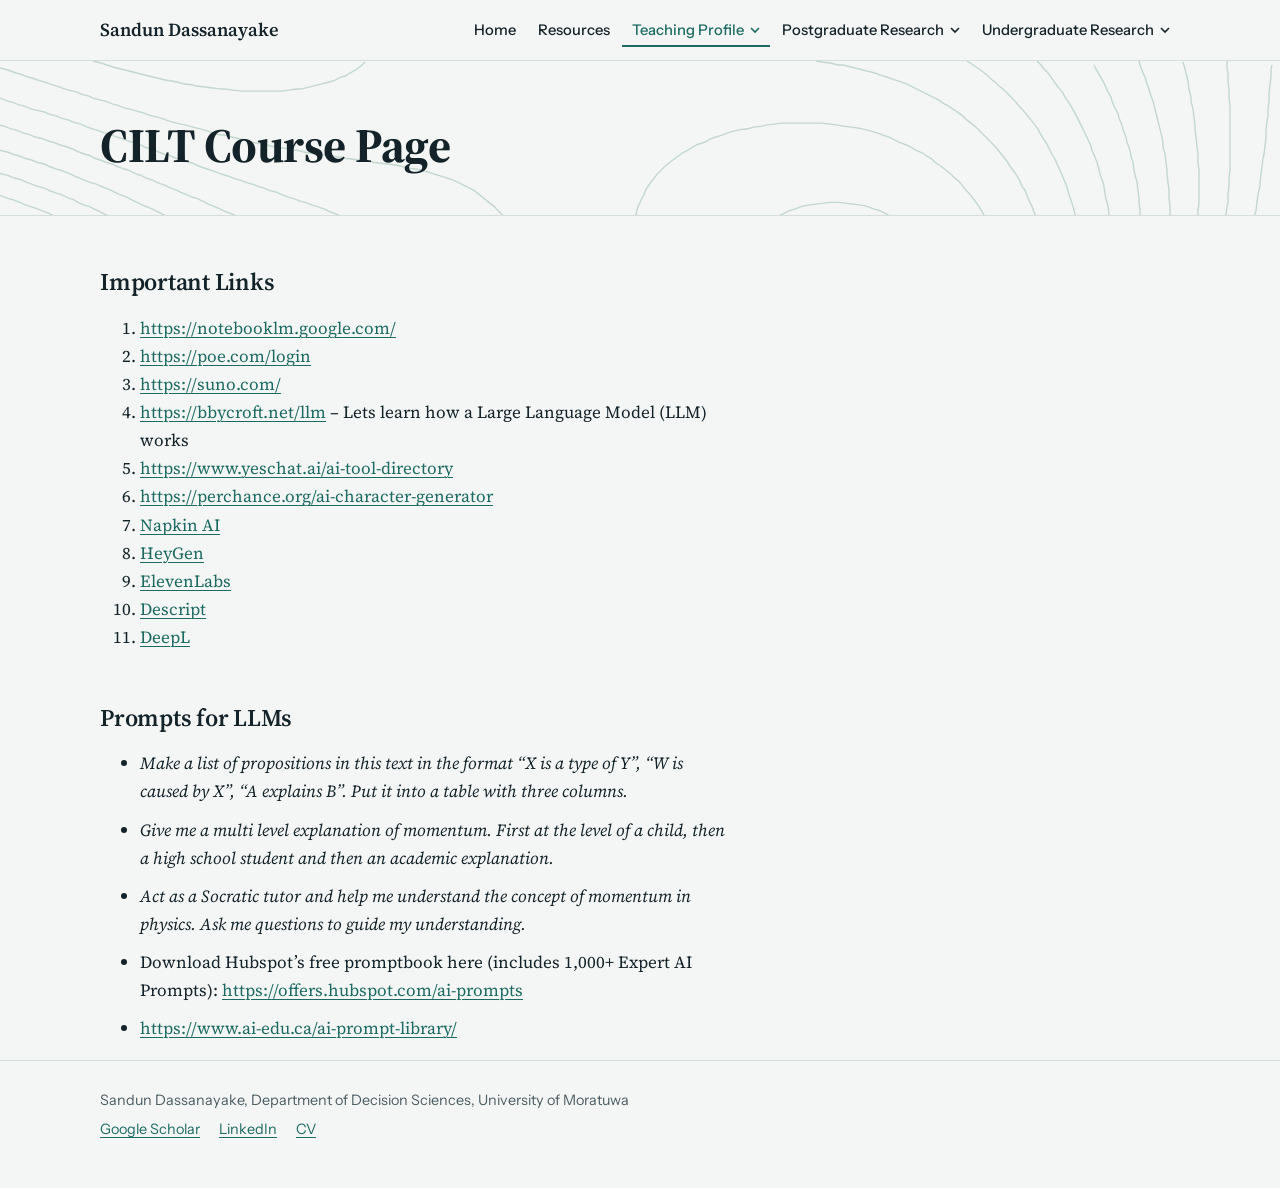
<file: teaching-profile/cilt-course-page/index.html>
<!DOCTYPE html>
<html lang="en">
<head>
<meta charset="utf-8">
<meta name="viewport" content="width=device-width, initial-scale=1, viewport-fit=cover">
<title>CILT Course Page | Sandun Dassanayake</title>
<meta name="description" content="Important links and prompts for LLMs.">
<meta name="author" content="Sandun Dassanayake">
<meta property="og:title" content="CILT Course Page | Sandun Dassanayake">
<meta property="og:description" content="Important links and prompts for LLMs.">
<meta property="og:type" content="website">
<meta name="theme-color" content="#1c6a62">
<link rel="icon" href="../../assets/favicon.svg" type="image/svg+xml">
<link rel="preconnect" href="https://fonts.googleapis.com">
<link rel="preconnect" href="https://fonts.gstatic.com" crossorigin>
<link rel="stylesheet" href="https://fonts.googleapis.com/css2?family=Instrument+Sans:wght@400;500;600&family=Source+Serif+4:ital,opsz,wght@0,8..60,400;0,8..60,600;0,8..60,700;1,8..60,400&display=swap">
<link rel="stylesheet" href="../../assets/style.css">
<style>.contours{-webkit-mask-image:url(../../assets/contours.svg);mask-image:url(../../assets/contours.svg)}</style>
</head>
<body>
<a class="skip" href="#main">Skip to content</a>
<div class="topbar">
  <div class="wrap topbar-inner">
    <a class="brand" href="../../">Sandun Dassanayake</a>
    <button type="button" class="menu-btn" aria-expanded="false" aria-controls="site-nav">Menu</button>
    <nav id="site-nav" aria-label="Main">
      <ul class="nav">
        <li><a href="../../">Home</a></li>
        <li><a href="../../resources/">Resources</a></li>
        <li class="group is-active"><button type="button" class="group-btn" aria-expanded="false" aria-controls="sub2">Teaching Profile<svg aria-hidden="true" width="10" height="10" viewBox="0 0 10 10"><path d="M1 3l4 4 4-4" fill="none" stroke="currentColor" stroke-width="1.6"/></svg></button><ul class="sub" id="sub2"><li><a href="../../teaching-profile/university-of-moratuwa/">University of Moratuwa</a></li><li><a href="../../teaching-profile/cilt-course-page/" aria-current="page">CILT Course Page</a></li></ul></li>
        <li class="group"><button type="button" class="group-btn" aria-expanded="false" aria-controls="sub3">Postgraduate Research<svg aria-hidden="true" width="10" height="10" viewBox="0 0 10 10"><path d="M1 3l4 4 4-4" fill="none" stroke="currentColor" stroke-width="1.6"/></svg></button><ul class="sub" id="sub3"><li><a href="../../postgraduate-research/scientific-writing/">Scientific Writing</a></li></ul></li>
        <li class="group"><button type="button" class="group-btn" aria-expanded="false" aria-controls="sub4">Undergraduate Research<svg aria-hidden="true" width="10" height="10" viewBox="0 0 10 10"><path d="M1 3l4 4 4-4" fill="none" stroke="currentColor" stroke-width="1.6"/></svg></button><ul class="sub" id="sub4"><li><a href="../../undergraduate-research/climate-and-sustainability-theme/">Climate and Sustainability Theme</a></li></ul></li>
      </ul>
    </nav>
  </div>
</div>
<header class="page-head"><div class="contours" aria-hidden="true"></div><div class="wrap"><h1>CILT Course Page</h1></div></header>
<main id="main" class="wrap">

<section class="prose">
  <h2>Important Links</h2>
  <ol>
    <li><a href="https://notebooklm.google.com/">https://notebooklm.google.com/</a></li><li><a href="https://poe.com/login">https://poe.com/login</a></li><li><a href="https://suno.com/">https://suno.com/</a></li><li><a href="https://bbycroft.net/llm">https://bbycroft.net/llm</a> – Lets learn how a Large Language Model (LLM) works</li><li><a href="https://www.yeschat.ai/ai-tool-directory">https://www.yeschat.ai/ai-tool-directory</a></li><li><a href="https://perchance.org/ai-character-generator">https://perchance.org/ai-character-generator</a></li><li><a href="https://www.napkin.ai/">Napkin AI</a></li><li><a href="https://www.heygen.com/">HeyGen</a></li><li><a href="https://elevenlabs.io/">ElevenLabs</a></li><li><a href="https://www.descript.com/">Descript</a></li><li><a href="https://www.deepl.com/">DeepL</a></li>
  </ol>
  <h2>Prompts for LLMs</h2>
  <ul class="prompts">
    <li><q>Make a list of propositions in this text in the format “X is a type of Y”, “W is caused by X”, “A explains B”. Put it into a table with three columns.</q></li>
    <li><q>Give me a multi level explanation of momentum. First at the level of a child, then a high school student and then an academic explanation.</q></li>
    <li><q>Act as a Socratic tutor and help me understand the concept of momentum in physics. Ask me questions to guide my understanding.</q></li>
    <li>Download Hubspot’s free promptbook here (includes 1,000+ Expert AI Prompts): <a href="https://offers.hubspot.com/ai-prompts">https://offers.hubspot.com/ai-prompts</a></li>
    <li><a href="https://www.ai-edu.ca/ai-prompt-library/">https://www.ai-edu.ca/ai-prompt-library/</a></li>
  </ul>
</section>
</main>
<footer class="site-foot">
  <div class="wrap">
    <p>Sandun Dassanayake, Department of Decision Sciences, University of Moratuwa</p>
    <p><a href="https://scholar.google.com/citations?user=wcQt4V0AAAAJ&amp;hl=en">Google Scholar</a> <a href="https://www.linkedin.com/in/sandun-dassanayake/">LinkedIn</a> <a href="https://lms.uom.lk/mis_staff_attach/37870_CV.pdf">CV</a></p>
  </div>
</footer>
<script src="../../assets/site.js"></script>
</body>
</html>
</file>
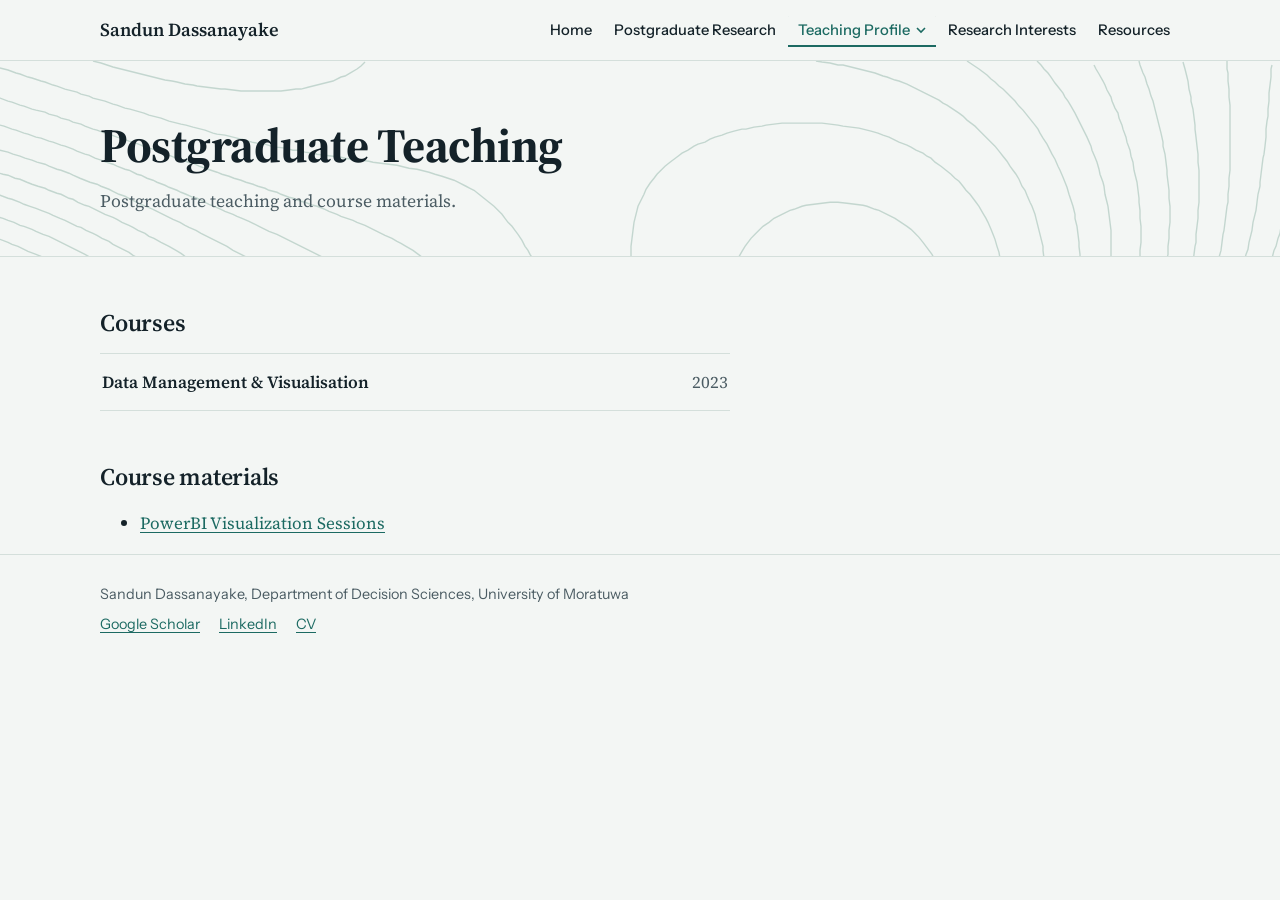
<file: teaching-profile/postgraduate/index.html>
<!DOCTYPE html>
<html lang="en">
<head>
<meta charset="utf-8">
<meta name="viewport" content="width=device-width, initial-scale=1, viewport-fit=cover">
<title>Postgraduate Teaching | Sandun Dassanayake</title>
<meta name="description" content="Postgraduate courses taught at the University of Moratuwa.">
<meta name="author" content="Sandun Dassanayake">
<meta property="og:title" content="Postgraduate Teaching | Sandun Dassanayake">
<meta property="og:description" content="Postgraduate courses taught at the University of Moratuwa.">
<meta property="og:type" content="website">
<meta name="theme-color" content="#1c6a62">
<link rel="icon" href="../../assets/favicon.svg" type="image/svg+xml">
<link rel="preconnect" href="https://fonts.googleapis.com">
<link rel="preconnect" href="https://fonts.gstatic.com" crossorigin>
<link rel="stylesheet" href="https://fonts.googleapis.com/css2?family=Instrument+Sans:wght@400;500;600&family=Source+Serif+4:ital,opsz,wght@0,8..60,400;0,8..60,600;0,8..60,700;1,8..60,400&display=swap">
<link rel="stylesheet" href="../../assets/style.css">
<style>.contours{-webkit-mask-image:url(../../assets/contours.svg);mask-image:url(../../assets/contours.svg)}</style>
</head>
<body>
<a class="skip" href="#main">Skip to content</a>
<div class="topbar">
  <div class="wrap topbar-inner">
    <a class="brand" href="../../">Sandun Dassanayake</a>
    <button type="button" class="menu-btn" aria-expanded="false" aria-controls="site-nav">Menu</button>
    <nav id="site-nav" aria-label="Main">
      <ul class="nav">
        <li><a href="../../">Home</a></li>
        <li><a href="../../postgraduate-research/">Postgraduate Research</a></li>
        <li class="group is-active"><button type="button" class="group-btn" aria-expanded="false" aria-controls="sub2">Teaching Profile<svg aria-hidden="true" width="10" height="10" viewBox="0 0 10 10"><path d="M1 3l4 4 4-4" fill="none" stroke="currentColor" stroke-width="1.6"/></svg></button><ul class="sub" id="sub2"><li><a href="../../teaching-profile/undergraduate/">Undergraduate Teaching</a></li><li><a href="../../teaching-profile/postgraduate/" aria-current="page">Postgraduate Teaching</a></li></ul></li>
        <li><a href="../../research-interests/">Research Interests</a></li>
        <li><a href="../../resources/">Resources</a></li>
      </ul>
    </nav>
  </div>
</div>
<header class="page-head"><div class="contours" aria-hidden="true"></div><div class="wrap"><h1>Postgraduate Teaching</h1><p class="intro">Postgraduate teaching and course materials.</p></div></header>
<main id="main" class="wrap">

<section class="prose">
  <h2>Courses</h2>
  <ul class="course-list">
    <li><span class="course">Data Management &amp; Visualisation</span><span class="muted">2023</span></li>
  </ul>
  <h2>Course materials</h2>
  <ul class="linklist">
    <li><a href="https://learn-pbi.netlify.app">PowerBI Visualization Sessions</a></li>
  </ul>
</section>
</main>
<footer class="site-foot">
  <div class="wrap">
    <p>Sandun Dassanayake, Department of Decision Sciences, University of Moratuwa</p>
    <p><a href="https://scholar.google.com/citations?user=wcQt4V0AAAAJ&amp;hl=en">Google Scholar</a> <a href="https://www.linkedin.com/in/sandun-dassanayake/">LinkedIn</a> <a href="https://lms.uom.lk/mis_staff_attach/37870_CV.pdf">CV</a></p>
  </div>
</footer>
<script src="../../assets/site.js"></script>
</body>
</html>
</file>
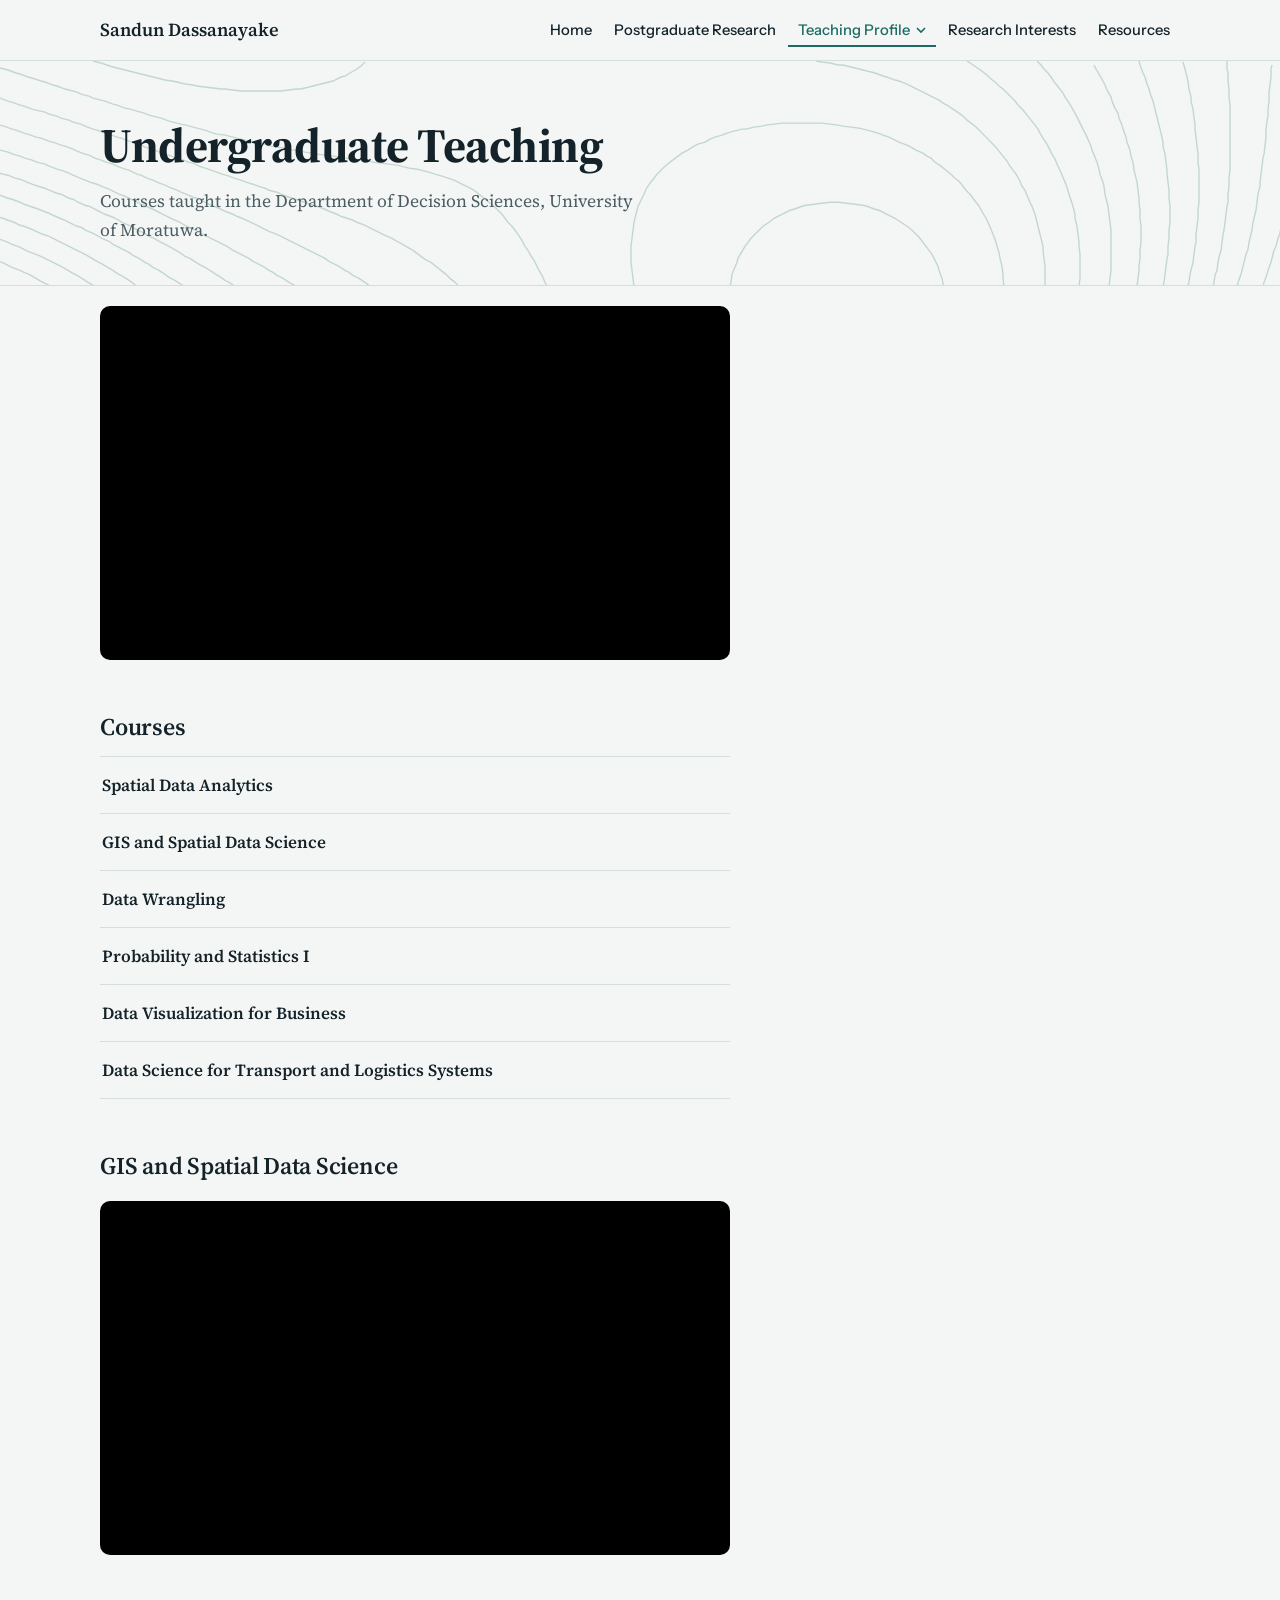
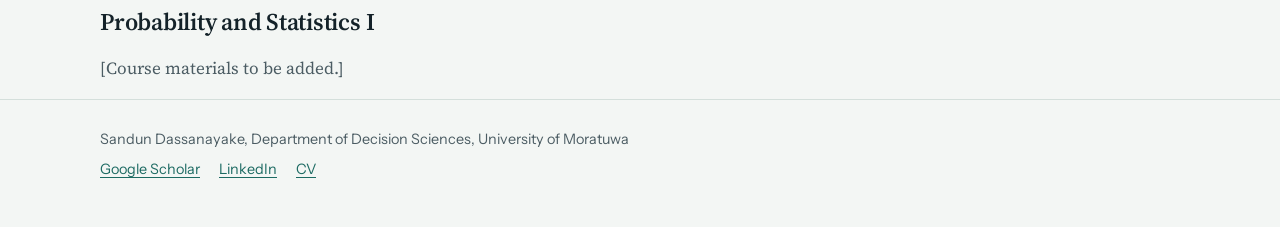
<file: teaching-profile/undergraduate/index.html>
<!DOCTYPE html>
<html lang="en">
<head>
<meta charset="utf-8">
<meta name="viewport" content="width=device-width, initial-scale=1, viewport-fit=cover">
<title>Undergraduate Teaching | Sandun Dassanayake</title>
<meta name="description" content="Undergraduate courses taught at the University of Moratuwa.">
<meta name="author" content="Sandun Dassanayake">
<meta property="og:title" content="Undergraduate Teaching | Sandun Dassanayake">
<meta property="og:description" content="Undergraduate courses taught at the University of Moratuwa.">
<meta property="og:type" content="website">
<meta name="theme-color" content="#1c6a62">
<link rel="icon" href="../../assets/favicon.svg" type="image/svg+xml">
<link rel="preconnect" href="https://fonts.googleapis.com">
<link rel="preconnect" href="https://fonts.gstatic.com" crossorigin>
<link rel="stylesheet" href="https://fonts.googleapis.com/css2?family=Instrument+Sans:wght@400;500;600&family=Source+Serif+4:ital,opsz,wght@0,8..60,400;0,8..60,600;0,8..60,700;1,8..60,400&display=swap">
<link rel="stylesheet" href="../../assets/style.css">
<style>.contours{-webkit-mask-image:url(../../assets/contours.svg);mask-image:url(../../assets/contours.svg)}</style>
</head>
<body>
<a class="skip" href="#main">Skip to content</a>
<div class="topbar">
  <div class="wrap topbar-inner">
    <a class="brand" href="../../">Sandun Dassanayake</a>
    <button type="button" class="menu-btn" aria-expanded="false" aria-controls="site-nav">Menu</button>
    <nav id="site-nav" aria-label="Main">
      <ul class="nav">
        <li><a href="../../">Home</a></li>
        <li><a href="../../postgraduate-research/">Postgraduate Research</a></li>
        <li class="group is-active"><button type="button" class="group-btn" aria-expanded="false" aria-controls="sub2">Teaching Profile<svg aria-hidden="true" width="10" height="10" viewBox="0 0 10 10"><path d="M1 3l4 4 4-4" fill="none" stroke="currentColor" stroke-width="1.6"/></svg></button><ul class="sub" id="sub2"><li><a href="../../teaching-profile/undergraduate/" aria-current="page">Undergraduate Teaching</a></li><li><a href="../../teaching-profile/postgraduate/">Postgraduate Teaching</a></li></ul></li>
        <li><a href="../../research-interests/">Research Interests</a></li>
        <li><a href="../../resources/">Resources</a></li>
      </ul>
    </nav>
  </div>
</div>
<header class="page-head"><div class="contours" aria-hidden="true"></div><div class="wrap"><h1>Undergraduate Teaching</h1><p class="intro">Courses taught in the Department of Decision Sciences, University of Moratuwa.</p></div></header>
<main id="main" class="wrap">

<section class="prose">
  <div class="video"><iframe src="https://www.youtube-nocookie.com/embed/WqUK8UfV3rU" title="Teaching at the University of Moratuwa" loading="lazy" allow="accelerometer; encrypted-media; gyroscope; picture-in-picture; fullscreen" allowfullscreen></iframe></div>
  <h2>Courses</h2>
  <ul class="course-list">
    <li><span class="course">Spatial Data Analytics</span></li><li><span class="course">GIS and Spatial Data Science</span></li><li><span class="course">Data Wrangling</span></li><li><span class="course">Probability and Statistics I</span></li><li><span class="course">Data Visualization for Business</span></li><li><span class="course">Data Science for Transport and Logistics Systems</span></li>
  </ul>
  <h2 id="gis">GIS and Spatial Data Science</h2>
  <div class="video"><iframe src="https://www.youtube-nocookie.com/embed/GGUiM7YMOkc" title="GIS and Spatial Data Science" loading="lazy" allow="accelerometer; encrypted-media; gyroscope; picture-in-picture; fullscreen" allowfullscreen></iframe></div>
  <h2 id="probability">Probability and Statistics I</h2>
  <p class="muted">[Course materials to be added.]</p>
</section>
</main>
<footer class="site-foot">
  <div class="wrap">
    <p>Sandun Dassanayake, Department of Decision Sciences, University of Moratuwa</p>
    <p><a href="https://scholar.google.com/citations?user=wcQt4V0AAAAJ&amp;hl=en">Google Scholar</a> <a href="https://www.linkedin.com/in/sandun-dassanayake/">LinkedIn</a> <a href="https://lms.uom.lk/mis_staff_attach/37870_CV.pdf">CV</a></p>
  </div>
</footer>
<script src="../../assets/site.js"></script>
</body>
</html>
</file>
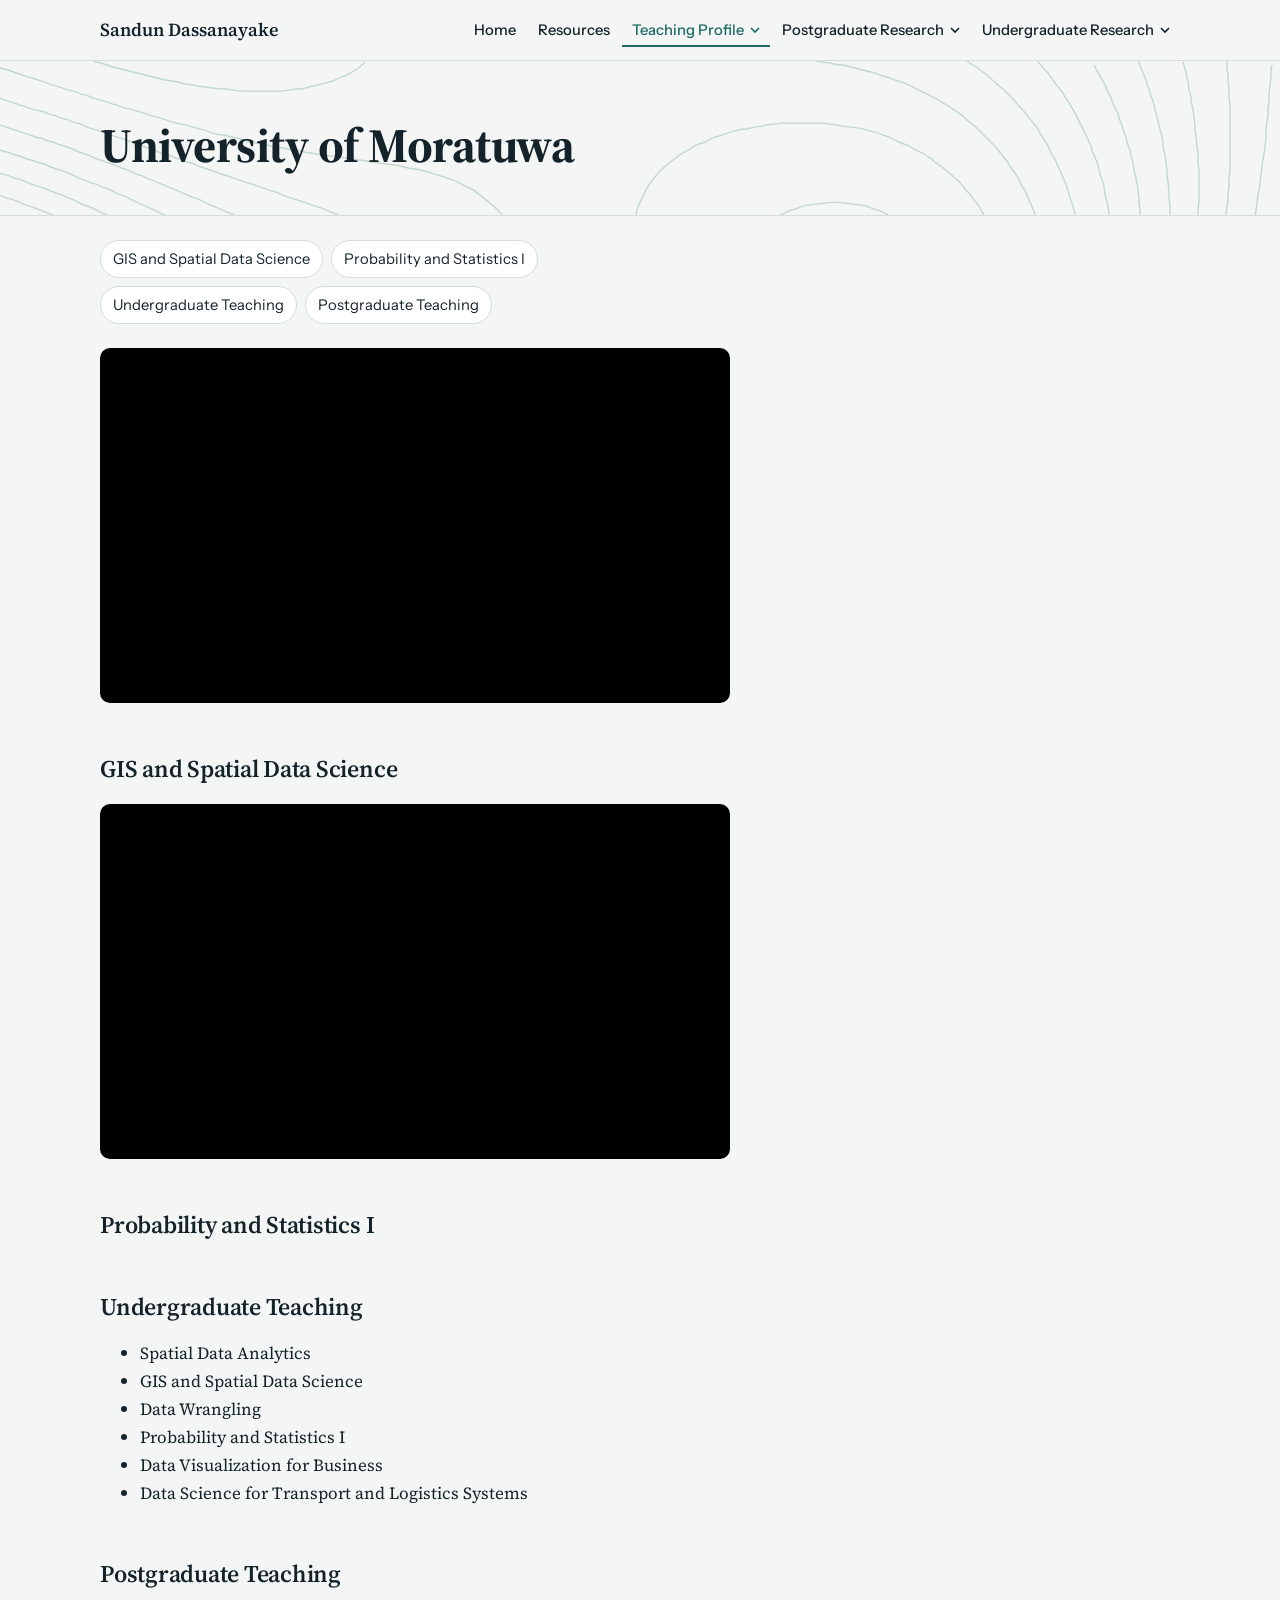
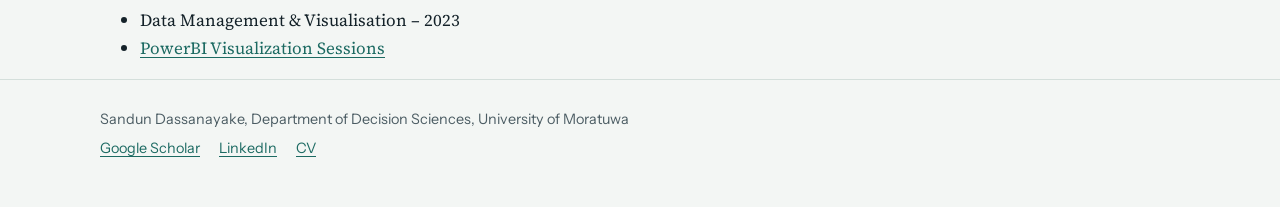
<file: teaching-profile/university-of-moratuwa/index.html>
<!DOCTYPE html>
<html lang="en">
<head>
<meta charset="utf-8">
<meta name="viewport" content="width=device-width, initial-scale=1, viewport-fit=cover">
<title>University of Moratuwa | Sandun Dassanayake</title>
<meta name="description" content="GIS and Spatial Data Science">
<meta name="author" content="Sandun Dassanayake">
<meta property="og:title" content="University of Moratuwa | Sandun Dassanayake">
<meta property="og:description" content="GIS and Spatial Data Science">
<meta property="og:type" content="website">
<meta name="theme-color" content="#1c6a62">
<link rel="icon" href="../../assets/favicon.svg" type="image/svg+xml">
<link rel="preconnect" href="https://fonts.googleapis.com">
<link rel="preconnect" href="https://fonts.gstatic.com" crossorigin>
<link rel="stylesheet" href="https://fonts.googleapis.com/css2?family=Instrument+Sans:wght@400;500;600&family=Source+Serif+4:ital,opsz,wght@0,8..60,400;0,8..60,600;0,8..60,700;1,8..60,400&display=swap">
<link rel="stylesheet" href="../../assets/style.css">
<style>.contours{-webkit-mask-image:url(../../assets/contours.svg);mask-image:url(../../assets/contours.svg)}</style>
</head>
<body>
<a class="skip" href="#main">Skip to content</a>
<div class="topbar">
  <div class="wrap topbar-inner">
    <a class="brand" href="../../">Sandun Dassanayake</a>
    <button type="button" class="menu-btn" aria-expanded="false" aria-controls="site-nav">Menu</button>
    <nav id="site-nav" aria-label="Main">
      <ul class="nav">
        <li><a href="../../">Home</a></li>
        <li><a href="../../resources/">Resources</a></li>
        <li class="group is-active"><button type="button" class="group-btn" aria-expanded="false" aria-controls="sub2">Teaching Profile<svg aria-hidden="true" width="10" height="10" viewBox="0 0 10 10"><path d="M1 3l4 4 4-4" fill="none" stroke="currentColor" stroke-width="1.6"/></svg></button><ul class="sub" id="sub2"><li><a href="../../teaching-profile/university-of-moratuwa/" aria-current="page">University of Moratuwa</a></li><li><a href="../../teaching-profile/cilt-course-page/">CILT Course Page</a></li></ul></li>
        <li class="group"><button type="button" class="group-btn" aria-expanded="false" aria-controls="sub3">Postgraduate Research<svg aria-hidden="true" width="10" height="10" viewBox="0 0 10 10"><path d="M1 3l4 4 4-4" fill="none" stroke="currentColor" stroke-width="1.6"/></svg></button><ul class="sub" id="sub3"><li><a href="../../postgraduate-research/scientific-writing/">Scientific Writing</a></li></ul></li>
        <li class="group"><button type="button" class="group-btn" aria-expanded="false" aria-controls="sub4">Undergraduate Research<svg aria-hidden="true" width="10" height="10" viewBox="0 0 10 10"><path d="M1 3l4 4 4-4" fill="none" stroke="currentColor" stroke-width="1.6"/></svg></button><ul class="sub" id="sub4"><li><a href="../../undergraduate-research/climate-and-sustainability-theme/">Climate and Sustainability Theme</a></li></ul></li>
      </ul>
    </nav>
  </div>
</div>
<header class="page-head"><div class="contours" aria-hidden="true"></div><div class="wrap"><h1>University of Moratuwa</h1></div></header>
<main id="main" class="wrap">

<section class="prose">
  <nav class="toc" aria-label="On this page">
    <a href="#gis">GIS and Spatial Data Science</a>
    <a href="#probability">Probability and Statistics I</a>
    <a href="#undergraduate">Undergraduate Teaching</a>
    <a href="#postgraduate">Postgraduate Teaching</a>
  </nav>
  <div class="video"><iframe src="https://www.youtube-nocookie.com/embed/WqUK8UfV3rU" title="University of Moratuwa teaching video" loading="lazy" allow="accelerometer; encrypted-media; gyroscope; picture-in-picture; fullscreen" allowfullscreen></iframe></div>
  <h2 id="gis">GIS and Spatial Data Science</h2>
  <div class="video"><iframe src="https://www.youtube-nocookie.com/embed/GGUiM7YMOkc" title="GIS and Spatial Data Science" loading="lazy" allow="accelerometer; encrypted-media; gyroscope; picture-in-picture; fullscreen" allowfullscreen></iframe></div>
  <h2 id="probability">Probability and Statistics I</h2>
  <h2 id="undergraduate">Undergraduate Teaching</h2>
  <ul>
    <li>Spatial Data Analytics</li>
    <li>GIS and Spatial Data Science</li>
    <li>Data Wrangling</li>
    <li>Probability and Statistics I</li>
    <li>Data Visualization for Business</li>
    <li>Data Science for Transport and Logistics Systems</li>
  </ul>
  <h2 id="postgraduate">Postgraduate Teaching</h2>
  <ul>
    <li>Data Management &amp; Visualisation – 2023</li>
    <li><a href="https://learn-pbi.netlify.app">PowerBI Visualization Sessions</a></li>
  </ul>
</section>
</main>
<footer class="site-foot">
  <div class="wrap">
    <p>Sandun Dassanayake, Department of Decision Sciences, University of Moratuwa</p>
    <p><a href="https://scholar.google.com/citations?user=wcQt4V0AAAAJ&amp;hl=en">Google Scholar</a> <a href="https://www.linkedin.com/in/sandun-dassanayake/">LinkedIn</a> <a href="https://lms.uom.lk/mis_staff_attach/37870_CV.pdf">CV</a></p>
  </div>
</footer>
<script src="../../assets/site.js"></script>
</body>
</html>
</file>
<file: assets/style.css>
/* ---------- Tokens ---------- */
:root {
  --paper: #f3f6f4;
  --surface: #ffffff;
  --ink: #142229;
  --soft: #4b5c63;
  --teal: #1c6a62;
  --teal-ink: #ffffff;
  --contour: #c3d6cf;
  --ochre: #94570f;
  --rule: #d4dfdb;
  --serif: "Source Serif 4", Georgia, "Times New Roman", serif;
  --sans: "Instrument Sans", system-ui, -apple-system, "Segoe UI", Roboto, sans-serif;
  color-scheme: light;
}
@media (prefers-color-scheme: dark) {
  :root {
    --paper: #0e171b;
    --surface: #142127;
    --ink: #e3ece8;
    --soft: #a1b3ae;
    --teal: #74c5b8;
    --teal-ink: #0e171b;
    --contour: #1f363b;
    --ochre: #e3a964;
    --rule: #24373d;
    color-scheme: dark;
  }
}

/* ---------- Base ---------- */
* { box-sizing: border-box; }
html { -webkit-text-size-adjust: 100%; scroll-padding-top: 72px; }
body {
  margin: 0;
  background: var(--paper);
  color: var(--ink);
  font: 400 1.0625rem/1.65 var(--serif);
  padding-bottom: env(safe-area-inset-bottom, 0px);
}
img { max-width: 100%; height: auto; }
a { color: var(--teal); text-underline-offset: 0.18em; text-decoration-thickness: 1px; }
a:hover { text-decoration-thickness: 2px; }
:focus-visible { outline: 3px solid var(--ochre); outline-offset: 3px; border-radius: 2px; }
.wrap { max-width: 1120px; margin: 0 auto; padding: 0 max(20px, env(safe-area-inset-left, 0px)) 0 max(20px, env(safe-area-inset-right, 0px)); }
.skip { position: absolute; left: -999px; top: 8px; background: var(--surface); padding: 8px 12px; z-index: 50; }
.skip:focus { left: 12px; }
.muted { color: var(--soft); }
.small { font-size: 0.9rem; }

h1, h2, h3 { font-family: var(--serif); line-height: 1.2; letter-spacing: -0.01em; }
h2 { font-size: 1.5rem; font-weight: 600; margin: 2.2em 0 0.6em; }

/* ---------- Top bar ---------- */
.topbar {
  position: sticky; top: 0; z-index: 20;
  background: color-mix(in srgb, var(--paper) 88%, transparent);
  backdrop-filter: saturate(1.2) blur(10px);
  -webkit-backdrop-filter: saturate(1.2) blur(10px);
  border-bottom: 1px solid var(--rule);
  padding-top: env(safe-area-inset-top, 0px);
  font-family: var(--sans);
}
.topbar-inner { display: flex; align-items: center; justify-content: space-between; gap: 16px; min-height: 60px; }
.brand { font-family: var(--serif); font-weight: 600; font-size: 1.15rem; color: var(--ink); text-decoration: none; white-space: nowrap; }
.nav { list-style: none; margin: 0; padding: 0; display: flex; gap: 2px; align-items: center; }
.nav > li { position: relative; }
.nav a, .group-btn {
  display: inline-flex; align-items: center; gap: 6px;
  font: 500 0.92rem/1 var(--sans); color: var(--ink);
  text-decoration: none; padding: 10px 10px; border-radius: 6px; white-space: nowrap;
  background: none; border: 0; cursor: pointer;
}
.nav a:hover, .group-btn:hover { background: color-mix(in srgb, var(--teal) 10%, transparent); }
.nav a[aria-current="page"], .group.is-active > .group-btn { color: var(--teal); box-shadow: inset 0 -2px 0 var(--teal); border-radius: 6px 6px 0 0; }
.group-btn svg { transition: transform .15s; }
.group-btn[aria-expanded="true"] svg { transform: rotate(180deg); }
.sub {
  list-style: none; margin: 0; padding: 6px;
  position: absolute; top: calc(100% + 6px); left: 0; min-width: 260px;
  background: var(--surface); border: 1px solid var(--rule); border-radius: 10px;
  box-shadow: 0 12px 28px -12px rgba(10, 30, 35, .35);
  display: none;
}
.group-btn[aria-expanded="true"] + .sub { display: block; }
.sub a { display: block; padding: 10px 12px; line-height: 1.3; }
.sub a[aria-current="page"] { box-shadow: none; background: color-mix(in srgb, var(--teal) 12%, transparent); border-radius: 6px; }
.menu-btn { display: none; font: 600 0.95rem var(--sans); color: var(--ink); background: none; border: 1px solid var(--rule); border-radius: 999px; padding: 8px 16px; cursor: pointer; }

@media (max-width: 1080px) {
  .menu-btn { display: inline-block; }
  #site-nav { display: none; position: absolute; left: 0; right: 0; top: 100%; background: var(--surface); border-bottom: 1px solid var(--rule); max-height: calc(100vh - 60px); overflow-y: auto; }
  #site-nav.open { display: block; }
  .nav { flex-direction: column; align-items: stretch; padding: 8px 16px 16px; gap: 0; }
  .nav a, .group-btn { width: 100%; padding: 14px 8px; font-size: 1rem; justify-content: space-between; }
  .nav a[aria-current="page"], .group.is-active > .group-btn { box-shadow: inset 3px 0 0 var(--teal); border-radius: 0; }
  .group-btn svg { display: none; }
  .group-btn { color: var(--soft); cursor: default; padding-bottom: 4px; font-size: 0.85rem; }
  .group-btn:hover { background: none; }
  .sub { display: block; position: static; box-shadow: none; border: 0; padding: 0 0 6px 12px; min-width: 0; background: none; }
}

/* ---------- Contour band (signature element) ---------- */
.contours {
  position: absolute; inset: 0;
  background: var(--contour);
  -webkit-mask-size: 1600px auto; mask-size: 1600px auto;
  -webkit-mask-position: center top; mask-position: center top;
  -webkit-mask-repeat: repeat; mask-repeat: repeat;
  pointer-events: none;
}
.hero, .page-head { position: relative; overflow: hidden; border-bottom: 1px solid var(--rule); }
.hero > .wrap, .page-head > .wrap { position: relative; }

.hero-inner { display: grid; grid-template-columns: auto 1fr; gap: 40px; align-items: center; padding-top: 72px; padding-bottom: 72px; }
.portrait {
  width: 200px; height: 200px; border-radius: 50%;
  background: var(--teal); color: var(--teal-ink);
  display: grid; place-items: center; overflow: hidden;
  border: 6px solid var(--paper); box-shadow: 0 0 0 1px var(--rule);
  font: 600 3.5rem var(--serif);
}
.portrait img { grid-area: 1 / 1; width: 100%; height: 100%; object-fit: cover; }
.portrait span { grid-area: 1 / 1; }
.portrait img + span { display: none; }
.pun { margin: 0 0 6px; font-style: italic; color: var(--ochre); font-size: 1.15rem; }
.hero h1 { font-size: clamp(2.4rem, 6vw, 4.2rem); font-weight: 700; margin: 0; letter-spacing: -0.025em; }
.role { font-size: 1.2rem; margin: 10px 0 4px; }
.fields { margin: 0; color: var(--soft); font-family: var(--sans); font-size: 0.95rem; }
.links { display: flex; flex-wrap: wrap; gap: 10px; margin: 24px 0 0; }
.btn {
  font: 600 0.95rem var(--sans); text-decoration: none;
  background: var(--teal); color: var(--teal-ink);
  padding: 10px 18px; border-radius: 999px;
}
.btn.ghost { background: var(--surface); color: var(--ink); box-shadow: inset 0 0 0 1px var(--rule); }
.btn:hover { text-decoration: none; filter: brightness(1.06); }

.page-head .wrap { padding-top: 56px; padding-bottom: 40px; }
.page-head h1 { font-size: clamp(2rem, 5vw, 3rem); margin: 0; max-width: 24ch; }

@media (max-width: 700px) {
  .hero-inner { grid-template-columns: 1fr; gap: 24px; padding-top: 40px; padding-bottom: 48px; }
  .portrait { width: 132px; height: 132px; font-size: 2.4rem; }
}

/* ---------- Content ---------- */
main { padding-top: 24px; padding-bottom: 72px; }
.prose { max-width: 70ch; }
.lead { font-size: 1.18rem; line-height: 1.7; }
.lead-block { padding-top: 24px; }
.pubs { padding-left: 1.4em; }
.pubs li { margin: 0 0 0.9em; padding-left: 0.3em; }
.pubs li::marker { color: var(--ochre); font-weight: 600; }
.linklist li, .prompts li { margin-bottom: 0.6em; }
.prompts q { quotes: none; font-style: italic; }

.toc { display: flex; flex-wrap: wrap; gap: 8px; margin: 24px 0; font-family: var(--sans); font-size: 0.92rem; }
.toc a { text-decoration: none; padding: 6px 12px; border: 1px solid var(--rule); border-radius: 999px; color: var(--ink); background: var(--surface); }
.toc a:hover { border-color: var(--teal); }

.video { position: relative; aspect-ratio: 16 / 9; margin: 20px 0 8px; border-radius: 10px; overflow: hidden; background: #000; }
.video iframe { position: absolute; inset: 0; width: 100%; height: 100%; border: 0; }

.toc-list { columns: 2 260px; column-gap: 32px; padding-left: 1.4em; font-size: 0.98rem; }
.toc-list li { break-inside: avoid; margin-bottom: 4px; }
.linksets { border-top: 1px solid var(--rule); margin-top: 24px; }
.linkset { border-bottom: 1px solid var(--rule); }
.linkset summary { cursor: pointer; padding: 14px 4px; font-weight: 600; display: flex; gap: 12px; align-items: baseline; list-style: none; }
.linkset summary::-webkit-details-marker { display: none; }
.linkset summary .n { color: var(--ochre); font-family: var(--sans); font-size: 0.85rem; min-width: 1.6em; }
.linkset summary .count { margin-left: auto; color: var(--soft); font: 400 0.85rem var(--sans); }
.linkset[open] summary { color: var(--teal); }
.linkset ul { margin: 0 0 18px; padding-left: 2.6em; font-size: 0.97rem; }
.linkset li { margin-bottom: 4px; overflow-wrap: anywhere; }

.wide { margin-top: 8px; }
.cards { display: grid; grid-template-columns: repeat(auto-fill, minmax(260px, 1fr)); gap: 24px; margin-top: 20px; }
.card { display: flex; flex-direction: column; gap: 12px; text-decoration: none; color: var(--ink); }
.card img { width: 100%; aspect-ratio: 4 / 3; object-fit: contain; background: var(--surface); border: 1px solid var(--rule); border-radius: 8px; padding: 10px; }
.card span { font-weight: 600; line-height: 1.35; }
.card:hover span { color: var(--teal); text-decoration: underline; text-underline-offset: 0.18em; }

/* ---------- Footer ---------- */
.site-foot { border-top: 1px solid var(--rule); font-family: var(--sans); font-size: 0.9rem; color: var(--soft); padding: 28px 0 40px; }
.site-foot p { margin: 0 0 6px; }
.site-foot a { margin-right: 16px; }

@media (prefers-reduced-motion: reduce) { * { transition: none !important; } }

/* =========================================================
   Profile feed (Postgraduate Research, Research Interests)
   ========================================================= */
h3 { font-size: 1.05rem; font-weight: 600; margin: 1.6em 0 0.4em; }
.page-head .intro { margin: 12px 0 0; max-width: 60ch; color: var(--soft); font-size: 1.1rem; }

.feed { max-width: 920px; }
.feed .toc { margin-top: 8px; }

/* Two parallel lines between profiles */
hr.double {
  border: 0; height: 7px; margin: 48px 0;
  border-top: 1px solid var(--rule); border-bottom: 1px solid var(--rule);
}

.profile {
  background: var(--surface);
  border: 1px solid var(--rule);
  border-radius: 14px;
  overflow: hidden;
  scroll-margin-top: 80px;
}
.profile .cover {
  position: relative; height: 140px;
  background: color-mix(in srgb, var(--teal) 16%, var(--surface));
}
.profile .cover .contours { background: color-mix(in srgb, var(--teal) 45%, var(--surface)); }
.profile-head {
  display: flex; align-items: flex-end; gap: 20px; flex-wrap: wrap;
  padding: 0 28px; margin-top: -56px; position: relative;
}
.avatar {
  width: 128px; height: 128px; border-radius: 50%;
  border: 5px solid var(--surface);
  background: var(--teal); color: var(--teal-ink);
  display: grid; place-items: center; overflow: hidden; flex: none;
  font: 600 2.4rem var(--serif);
}
.avatar img { grid-area: 1 / 1; width: 100%; height: 100%; object-fit: cover; }
.avatar span { grid-area: 1 / 1; }
.avatar img + span { display: none; }
.who { flex: 1; min-width: 200px; padding-bottom: 6px; }
.who h2 { margin: 0; font-size: 1.6rem; }
.meta { margin: 2px 0 0; color: var(--soft); font-family: var(--sans); font-size: 0.95rem; }
.status {
  font: 600 0.8rem var(--sans); padding: 5px 12px; border-radius: 999px; margin-bottom: 10px;
  background: color-mix(in srgb, var(--teal) 14%, transparent); color: var(--teal);
}
.status.completed { background: color-mix(in srgb, var(--ochre) 14%, transparent); color: var(--ochre); }

.profile-body {
  display: grid; grid-template-columns: minmax(0, 1fr) minmax(0, 2fr); gap: 32px;
  padding: 8px 28px 28px;
}
.profile-side { border-right: 1px solid var(--rule); padding-right: 28px; }
.profile-side h3:first-child, .profile-main section:first-child h3 { margin-top: 1.2em; }
.profile-main section + section { border-top: 1px solid var(--rule); margin-top: 20px; }
.project-title { font-weight: 600; font-style: italic; margin: 0 0 6px; }
.profile-links { display: flex; flex-wrap: wrap; gap: 6px 16px; font-family: var(--sans); font-size: 0.92rem; }
.profile .pubs { margin: 0; }

/* Research areas: figure first, body reversed (text wide, side narrow) */
.area .profile-body { grid-template-columns: minmax(0, 2fr) minmax(0, 1fr); }
.area .profile-side { border-right: 0; border-left: 1px solid var(--rule); padding: 0 0 0 28px; }
.area-head { display: flex; align-items: baseline; gap: 14px; padding: 24px 28px 0; }
.area-head h2 { margin: 0; font-size: 1.6rem; }
.area-n { font: 600 0.95rem var(--sans); color: var(--ochre); }
.area-pubs { border-top: 1px solid var(--rule); margin: 0 28px; padding-bottom: 24px; }
.figure { margin: 0; position: relative; background: color-mix(in srgb, var(--teal) 10%, var(--surface)); }
.figure img { display: block; width: 100%; max-height: 460px; object-fit: cover; }
.figure figcaption { font: 0.88rem/1.45 var(--sans); color: var(--soft); padding: 10px 28px; border-bottom: 1px solid var(--rule); background: var(--surface); }
.figure.empty::before {
  content: "Add figure: " attr(data-file);
  display: grid; place-items: center; aspect-ratio: 16 / 7;
  font: 500 0.92rem var(--sans); color: var(--soft);
  border-bottom: 1px dashed var(--rule);
}
.chips { list-style: none; padding: 0; margin: 0; display: flex; flex-wrap: wrap; gap: 8px; }
.chips li { font: 500 0.85rem var(--sans); padding: 5px 12px; border: 1px solid var(--rule); border-radius: 999px; }

@media (max-width: 760px) {
  .profile-body, .area .profile-body { grid-template-columns: 1fr; gap: 0; padding: 4px 20px 20px; }
  .profile-side, .area .profile-side { border: 0; padding: 0; }
  .profile-head { padding: 0 20px; margin-top: -48px; gap: 12px; }
  .avatar { width: 104px; height: 104px; font-size: 2rem; }
  .area-head { padding: 20px 20px 0; }
  .area-pubs { margin: 0 20px; }
  .figure figcaption { padding: 10px 20px; }
  .profile .cover { height: 110px; }
}

/* Course lists (Teaching) */
.course-list { list-style: none; padding: 0; margin: 0; border-top: 1px solid var(--rule); }
.course-list li { display: flex; justify-content: space-between; gap: 16px; flex-wrap: wrap; padding: 14px 2px; border-bottom: 1px solid var(--rule); }
.course { font-weight: 600; }
</file>
